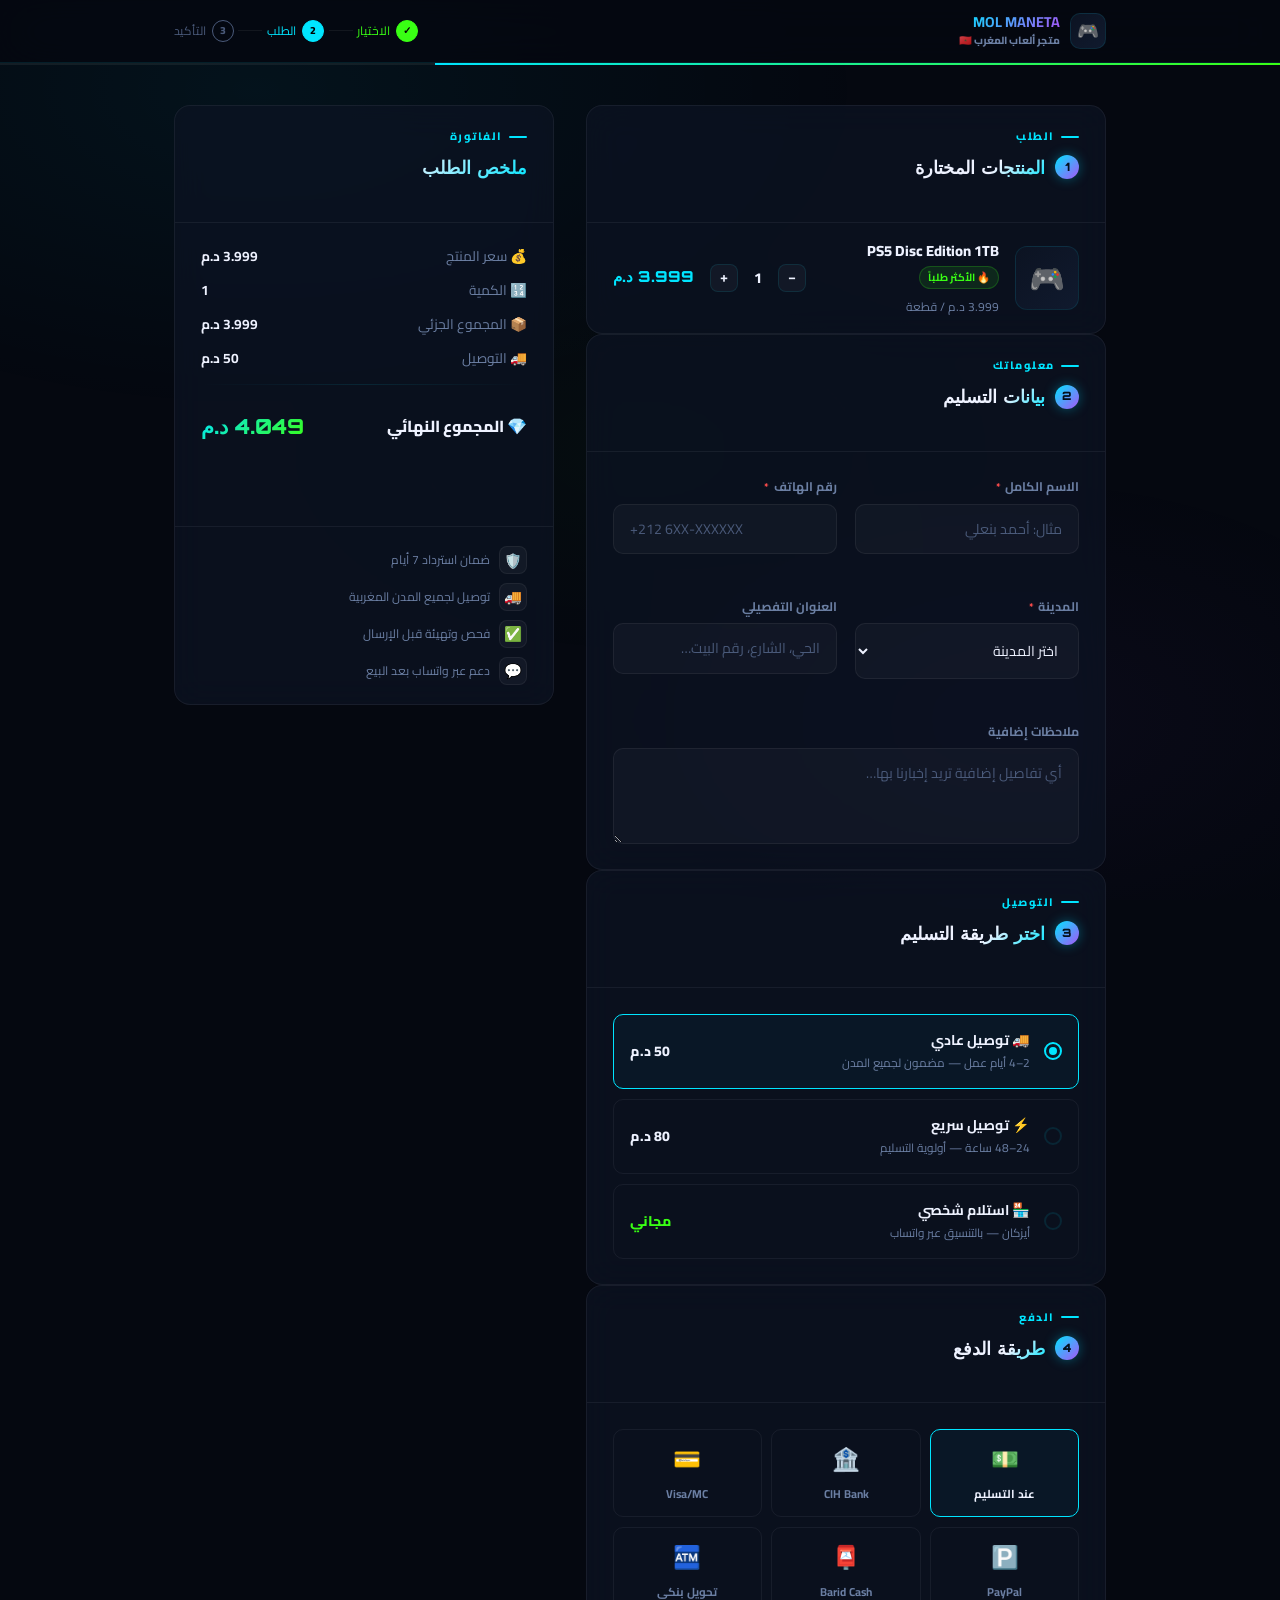
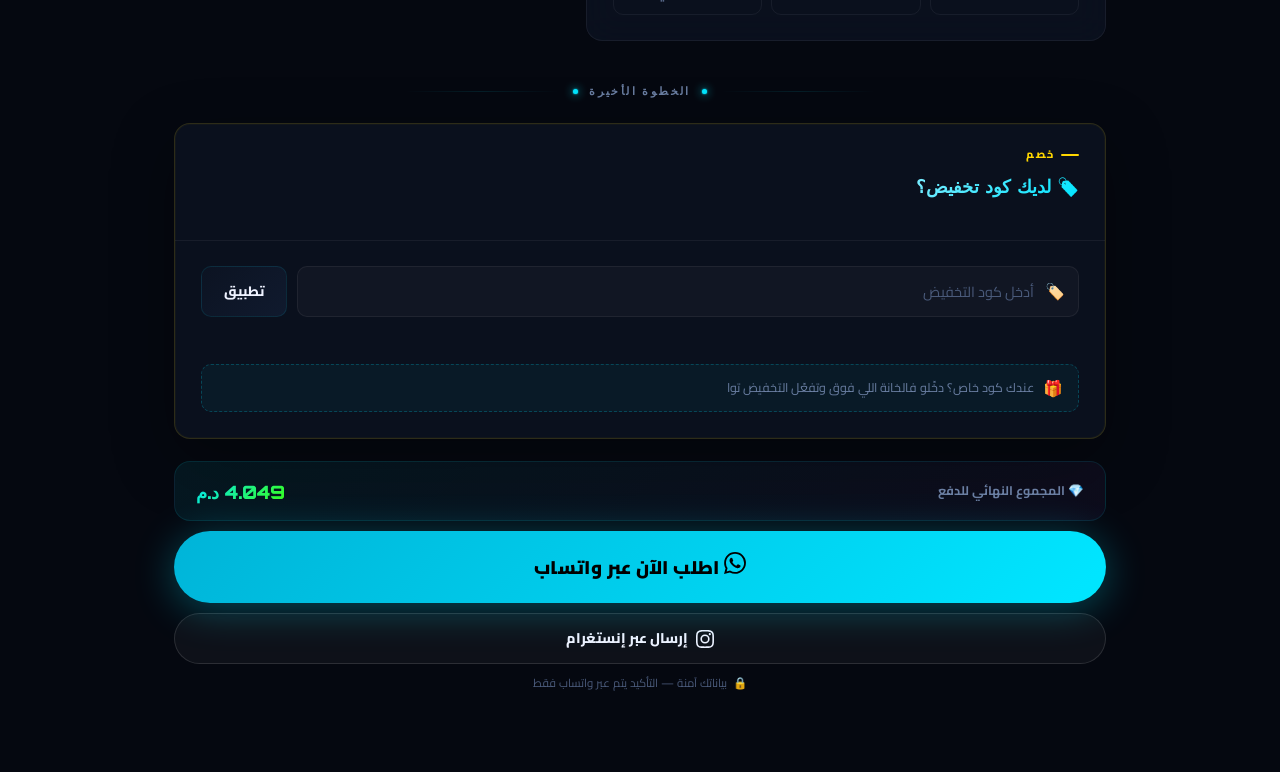
<file: checkout.html>
<!DOCTYPE html>
<html lang="ar" dir="rtl">
<head>
<meta charset="UTF-8"/>
<meta name="viewport" content="width=device-width,initial-scale=1.0"/>
<meta name="description" content="إتمام الطلب — Mol Maneta متجر ألعاب المغرب"/>
<meta name="robots" content="noindex"/>
<title>إتمام الطلب — Mol Maneta</title>
<link rel="icon" href="favicon.svg" type="image/svg+xml"/>
<link rel="manifest" href="manifest.webmanifest"/>
<meta name="theme-color" content="#050810"/>
<link rel="preconnect" href="https://fonts.googleapis.com"/>
<link rel="preconnect" href="https://fonts.gstatic.com" crossorigin="anonymous"/>
<link href="https://fonts.googleapis.com/css2?family=Cairo:wght@400;600;700;800;900&family=Orbitron:wght@700;900&display=swap" rel="stylesheet"/>

<style>
/* ══════════════════════════════════════════════════════════
   ROOT & RESET
══════════════════════════════════════════════════════════ */
:root {
  --bg:      #050810;
  --bg2:     #070c18;
  --surface: #0c1322;
  --surface2:#101a2e;
  --glass:   rgba(12,19,34,.75);
  --border:  rgba(0,229,255,.1);
  --border2: rgba(255,255,255,.06);
  --cyan:    #00e5ff;
  --cyan2:   #00b4d8;
  --green:   #39ff14;
  --purple:  #a855f7;
  --orange:  #ff6b35;
  --gold:    #ffd700;
  --red:     #ff4d4d;
  --text:    #eef2ff;
  --muted:   #6b7fa3;
  --muted2:  #4a5a7a;
  --r:       16px;
  --r-sm:    10px;
  --r-lg:    24px;
  --shadow:  0 20px 60px rgba(0,0,0,.5);
  --glow-c:  0 0 40px rgba(0,229,255,.12);
  --glow-g:  0 0 40px rgba(57,255,20,.12);
  --transition: all .25s cubic-bezier(.4,0,.2,1);
}

*, ::before, ::after { box-sizing: border-box; margin: 0; padding: 0; }

html {
  scroll-behavior: smooth;
  scroll-padding-top: 100px;
}

body {
  font-family: 'Cairo', 'Tahoma', sans-serif;
  background: var(--bg);
  color: var(--text);
  min-height: 100vh;
  line-height: 1.6;
  overflow-x: hidden;
}

/* Animated background */
body::before {
  content: '';
  position: fixed;
  inset: 0;
  z-index: 0;
  background:
    radial-gradient(ellipse 80% 60% at 20% 10%, rgba(0,229,255,.05) 0%, transparent 60%),
    radial-gradient(ellipse 60% 50% at 80% 80%, rgba(168,85,247,.04) 0%, transparent 55%),
    radial-gradient(ellipse 50% 40% at 50% 50%, rgba(57,255,20,.025) 0%, transparent 60%);
  pointer-events: none;
  animation: bg-drift 20s ease-in-out infinite alternate;
}

@keyframes bg-drift {
  from { opacity: .7; }
  to   { opacity: 1; }
}

a { text-decoration: none; color: inherit; }
img { max-width: 100%; display: block; height: auto; }
button, input, textarea, select { font: inherit; }

::-webkit-scrollbar { width: 4px; }
::-webkit-scrollbar-track { background: var(--bg); }
::-webkit-scrollbar-thumb { background: linear-gradient(180deg, var(--cyan), var(--purple)); border-radius: 4px; }
::selection { background: rgba(0,229,255,.25); color: #fff; }

@media (prefers-reduced-motion: reduce) {
  *, *::before, *::after { animation-duration: .01ms !important; transition-duration: .01ms !important; }
}

/* ══════════════════════════════════════════════════════════
   HEADER
══════════════════════════════════════════════════════════ */
.co-header {
  position: sticky;
  top: 0;
  z-index: 100;
  background: rgba(5,8,16,.85);
  backdrop-filter: blur(24px) saturate(1.6);
  -webkit-backdrop-filter: blur(24px) saturate(1.6);
  border-bottom: 1px solid var(--border);
}

.co-header-inner {
  max-width: 980px;
  margin: 0 auto;
  padding: .8rem 1.5rem;
  display: flex;
  align-items: center;
  justify-content: space-between;
  gap: 1rem;
}

.co-brand {
  display: flex;
  align-items: center;
  gap: .65rem;
  font-weight: 800;
  font-size: .95rem;
}

.co-brand-icon {
  width: 36px; height: 36px;
  border-radius: 10px;
  background: linear-gradient(135deg, var(--surface), var(--surface2));
  border: 1px solid var(--border);
  display: flex; align-items: center; justify-content: center;
  font-size: 1.1rem;
}

.co-brand-text { line-height: 1.15; }
.co-brand-text strong {
  display: block;
  background: linear-gradient(135deg, var(--cyan), var(--purple));
  -webkit-background-clip: text; -webkit-text-fill-color: transparent;
  background-clip: text;
  font-size: .9rem;
}
.co-brand-text small { font-size: .65rem; color: var(--muted); }

.co-steps {
  display: flex;
  align-items: center;
  gap: .3rem;
}

.co-step {
  display: flex;
  align-items: center;
  gap: .35rem;
  font-size: .75rem;
  color: var(--muted2);
  transition: color .2s;
}
.co-step.active { color: var(--cyan); }
.co-step.done   { color: var(--green); }

.co-step-num {
  width: 22px; height: 22px;
  border-radius: 50%;
  border: 1.5px solid currentColor;
  display: flex; align-items: center; justify-content: center;
  font-size: .65rem; font-weight: 800;
  flex-shrink: 0;
  transition: background .2s, border-color .2s;
}
.co-step.active .co-step-num { background: var(--cyan); border-color: var(--cyan); color: #000; }
.co-step.done   .co-step-num { background: var(--green); border-color: var(--green); color: #000; }

.co-step-sep {
  width: 24px; height: 1px;
  background: var(--border2);
}
@media(max-width:560px){ .co-step-label { display: none; } }

/* ══════════════════════════════════════════════════════════
   PROGRESS STRIP
══════════════════════════════════════════════════════════ */
.co-progress {
  height: 2px;
  background: var(--border2);
  overflow: hidden;
}
.co-progress-fill {
  height: 100%;
  background: linear-gradient(90deg, var(--cyan), var(--green));
  width: 66%;
  transition: width .6s ease;
}

/* ══════════════════════════════════════════════════════════
   LAYOUT
══════════════════════════════════════════════════════════ */
.co-main {
  position: relative;
  z-index: 1;
  max-width: 980px;
  margin: 0 auto;
  padding: 2.5rem 1.5rem 5rem;
}

.co-grid {
  display: grid;
  grid-template-columns: 1fr 380px;
  gap: 2rem;
  align-items: start;
}

/* ══════════════════════════════════════════════════════════
   SECTION TITLES
══════════════════════════════════════════════════════════ */
.sec-eyebrow {
  font-size: .68rem;
  font-weight: 800;
  letter-spacing: .14em;
  text-transform: uppercase;
  color: var(--cyan);
  display: flex;
  align-items: center;
  gap: .4rem;
  margin-bottom: .5rem;
}
.sec-eyebrow::before {
  content: '';
  display: inline-block;
  width: 18px; height: 2px;
  background: var(--cyan);
  border-radius: 2px;
}

.sec-title {
  font-family: 'Orbitron', sans-serif;
  font-size: 1.1rem;
  font-weight: 900;
  margin-bottom: 1.5rem;
  background: linear-gradient(135deg, #eef2ff 60%, var(--cyan));
  -webkit-background-clip: text; -webkit-text-fill-color: transparent;
  background-clip: text;
}
.sec-title-row {
  display: flex;
  align-items: center;
  gap: .65rem;
  margin-bottom: 1.5rem;
}
.sec-title-row .sec-title { margin-bottom: 0; }
.sec-num {
  display: flex; align-items: center; justify-content: center;
  flex-shrink: 0;
  width: 24px; height: 24px;
  border-radius: 50%;
  background: linear-gradient(135deg, var(--cyan), #a855f7);
  color: #04101c;
  font-family: 'Orbitron', sans-serif;
  font-weight: 900;
  font-size: .72rem;
  box-shadow: 0 0 12px rgba(0,229,255,.35);
}

/* ══════════════════════════════════════════════════════════
   GLASS CARD
══════════════════════════════════════════════════════════ */
.glass {
  background: var(--glass);
  border: 1px solid var(--border2);
  border-radius: var(--r);
  backdrop-filter: blur(16px) saturate(1.4);
  -webkit-backdrop-filter: blur(16px) saturate(1.4);
  overflow: hidden;
}

.glass-header {
  padding: 1.4rem 1.6rem 1rem;
  border-bottom: 1px solid var(--border2);
}

.glass-body { padding: 1.6rem; }
.glass-body + .glass-body { padding-top: 0; }
.glass-footer {
  padding: 1.2rem 1.6rem;
  border-top: 1px solid var(--border2);
}

/* ══════════════════════════════════════════════════════════
   PRODUCT ITEM (selected product)
══════════════════════════════════════════════════════════ */
.product-item {
  display: flex;
  align-items: center;
  gap: 1rem;
  padding: 1rem 1.6rem;
  border-bottom: 1px solid var(--border2);
  transition: background .2s;
}
.product-item:last-child { border-bottom: none; }
.product-item:hover { background: rgba(0,229,255,.025); }

.product-thumb {
  width: 64px; height: 64px;
  border-radius: 12px;
  background: linear-gradient(135deg, var(--surface), var(--surface2));
  border: 1px solid var(--border);
  display: flex; align-items: center; justify-content: center;
  font-size: 1.8rem;
  flex-shrink: 0;
  overflow: hidden;
}
.product-thumb img { width: 100%; height: 100%; object-fit: cover; }

.product-info { flex: 1; min-width: 0; }
.product-name {
  font-weight: 800;
  font-size: .92rem;
  margin-bottom: .25rem;
  white-space: nowrap;
  overflow: hidden;
  text-overflow: ellipsis;
}
.product-meta {
  font-size: .75rem;
  color: var(--muted);
  display: flex;
  align-items: center;
  gap: .5rem;
  flex-wrap: wrap;
}
.product-badge {
  font-size: .65rem;
  font-weight: 700;
  padding: .15rem .5rem;
  border-radius: 999px;
  background: rgba(57,255,20,.1);
  color: var(--green);
  border: 1px solid rgba(57,255,20,.2);
}

.product-qty {
  display: flex;
  align-items: center;
  gap: .4rem;
  flex-shrink: 0;
}
.qty-btn {
  width: 28px; height: 28px;
  border-radius: 8px;
  border: 1px solid var(--border);
  background: rgba(255,255,255,.04);
  color: var(--text);
  cursor: pointer;
  display: flex; align-items: center; justify-content: center;
  font-size: .9rem; font-weight: 700;
  transition: background .2s, border-color .2s, transform .15s;
  line-height: 1;
}
.qty-btn:hover { background: rgba(0,229,255,.12); border-color: var(--cyan); }
.qty-btn:active { transform: scale(.92); }
.qty-num {
  min-width: 28px;
  text-align: center;
  font-weight: 800;
  font-size: .9rem;
}

.product-price {
  font-family: 'Orbitron', sans-serif;
  font-size: .95rem;
  font-weight: 900;
  color: var(--cyan);
  flex-shrink: 0;
  text-align: left;
}

/* ══════════════════════════════════════════════════════════
   CONTACT FORM
══════════════════════════════════════════════════════════ */
.co-form { display: grid; gap: 1.1rem; }

.form-row { display: grid; gap: 1.1rem; }
.form-row-2 { grid-template-columns: 1fr 1fr; }

.field {
  display: flex;
  flex-direction: column;
  gap: .4rem;
}

.field-label {
  font-size: .78rem;
  font-weight: 700;
  color: var(--muted);
  display: flex;
  align-items: center;
  gap: .3rem;
}
.field-label .req { color: var(--red); font-size: .7rem; }

.field-input {
  width: 100%;
  padding: .82rem 1rem;
  border-radius: var(--r-sm);
  border: 1px solid var(--border2);
  background: rgba(255,255,255,.03);
  color: var(--text);
  font-size: .88rem;
  transition: border-color .2s, box-shadow .2s, background .2s;
  outline: none;
}
.field-input::placeholder { color: var(--muted2); }
.field-input:focus {
  border-color: rgba(0,229,255,.45);
  background: rgba(0,229,255,.03);
  box-shadow: 0 0 0 3px rgba(0,229,255,.08);
}
.field-input.error {
  border-color: rgba(255,77,77,.5);
  box-shadow: 0 0 0 3px rgba(255,77,77,.08);
}
.field-input.valid {
  border-color: rgba(57,255,20,.35);
}

.field-error {
  font-size: .72rem;
  color: var(--red);
  display: flex;
  align-items: center;
  gap: .3rem;
  opacity: 0;
  transform: translateY(-4px);
  transition: opacity .2s, transform .2s;
  pointer-events: none;
}
.field-error.show { opacity: 1; transform: translateY(0); }

select.field-input { cursor: pointer; }
select.field-input option { background: var(--surface); }

textarea.field-input { resize: vertical; min-height: 90px; }

/* ══════════════════════════════════════════════════════════
   COUPON SECTION
══════════════════════════════════════════════════════════ */
.coupon-section {
  margin-bottom: 0;
}

.coupon-bar {
  display: flex;
  gap: .6rem;
  align-items: stretch;
}

.coupon-input-wrap {
  flex: 1;
  position: relative;
}

.coupon-icon {
  position: absolute;
  right: .9rem;
  top: 50%;
  transform: translateY(-50%);
  font-size: 1rem;
  pointer-events: none;
  transition: opacity .2s;
}

#coupon-input {
  width: 100%;
  padding: .82rem 2.8rem .82rem 1rem;
  border-radius: var(--r-sm);
  border: 1px solid var(--border2);
  background: rgba(255,255,255,.03);
  color: var(--text);
  font-size: .9rem;
  font-weight: 700;
  letter-spacing: .06em;
  text-transform: uppercase;
  outline: none;
  transition: border-color .2s, box-shadow .2s, background .2s;
}
#coupon-input::placeholder { letter-spacing: 0; text-transform: none; font-weight: 400; color: var(--muted2); }
#coupon-input:focus {
  border-color: rgba(0,229,255,.4);
  background: rgba(0,229,255,.02);
  box-shadow: 0 0 0 3px rgba(0,229,255,.07);
}
#coupon-input.valid {
  border-color: rgba(57,255,20,.4);
  background: rgba(57,255,20,.03);
  box-shadow: 0 0 0 3px rgba(57,255,20,.07);
}
#coupon-input.invalid {
  border-color: rgba(255,77,77,.4);
  box-shadow: 0 0 0 3px rgba(255,77,77,.07);
}

#coupon-apply-btn {
  padding: .82rem 1.4rem;
  border-radius: var(--r-sm);
  border: none;
  background: linear-gradient(135deg, var(--surface), var(--surface2));
  border: 1px solid var(--border);
  color: var(--text);
  font-size: .85rem;
  font-weight: 800;
  cursor: pointer;
  white-space: nowrap;
  transition: var(--transition);
  display: flex; align-items: center; gap: .4rem;
  position: relative;
  overflow: hidden;
}
#coupon-apply-btn::before {
  content: '';
  position: absolute; inset: 0;
  background: linear-gradient(135deg, rgba(0,229,255,.1), rgba(57,255,20,.05));
  opacity: 0;
  transition: opacity .2s;
}
#coupon-apply-btn:hover { border-color: var(--cyan); transform: translateY(-1px); }
#coupon-apply-btn:hover::before { opacity: 1; }
#coupon-apply-btn:active { transform: scale(.97); }
#coupon-apply-btn:disabled { opacity: .5; cursor: default; transform: none; }

#coupon-apply-btn .btn-spinner {
  display: none;
  width: 14px; height: 14px;
  border: 2px solid rgba(255,255,255,.25);
  border-top-color: var(--cyan);
  border-radius: 50%;
  animation: spin .7s linear infinite;
}
#coupon-apply-btn.loading .btn-text { display: none; }
#coupon-apply-btn.loading .btn-spinner { display: block; }

@keyframes spin { to { transform: rotate(360deg); } }

.coupon-feedback {
  margin-top: .6rem;
  font-size: .8rem;
  font-weight: 700;
  display: flex;
  align-items: center;
  gap: .4rem;
  min-height: 1.4rem;
  opacity: 0;
  transform: translateY(-4px);
  transition: opacity .25s, transform .25s;
}
.coupon-feedback.show { opacity: 1; transform: translateY(0); }
.coupon-feedback.success { color: var(--green); }
.coupon-feedback.error   { color: var(--red); }

/* Applied coupon chip */
.coupon-applied {
  display: none;
  align-items: center;
  justify-content: space-between;
  padding: .65rem .9rem;
  background: rgba(57,255,20,.06);
  border: 1px solid rgba(57,255,20,.22);
  border-radius: var(--r-sm);
  margin-top: .7rem;
  animation: fadeSlide .3s ease;
}
.coupon-applied.show { display: flex; }
.coupon-applied-label {
  display: flex;
  align-items: center;
  gap: .5rem;
  font-size: .82rem;
  font-weight: 800;
  color: var(--green);
}
.coupon-code-chip {
  font-family: 'Orbitron', sans-serif;
  font-size: .75rem;
  background: rgba(57,255,20,.12);
  padding: .2rem .6rem;
  border-radius: 6px;
}
.coupon-remove-btn {
  background: none;
  border: none;
  color: var(--muted);
  cursor: pointer;
  font-size: .85rem;
  padding: .2rem .4rem;
  border-radius: 6px;
  transition: color .2s, background .2s;
  line-height: 1;
}
.coupon-remove-btn:hover { color: var(--red); background: rgba(255,77,77,.08); }

/* Neutral coupon tip (no codes revealed) */
.coupon-tip {
  display: flex;
  align-items: center;
  gap: .55rem;
  margin-top: .9rem;
  padding: .7rem .95rem;
  border-radius: var(--r-sm, 10px);
  background: rgba(0,229,255,.05);
  border: 1px dashed rgba(0,229,255,.22);
  color: var(--muted);
  font-size: .78rem;
  line-height: 1.5;
}
.coupon-tip span:first-child { font-size: 1rem; flex-shrink: 0; }

/* ══════════════════════════════════════════════════════════
   ORDER SUMMARY
══════════════════════════════════════════════════════════ */
.co-sidebar { position: sticky; top: 90px; }

.summary-lines {
  display: flex;
  flex-direction: column;
  gap: .75rem;
  padding: 1.4rem 1.6rem;
}

.summary-line {
  display: flex;
  align-items: center;
  justify-content: space-between;
  gap: 1rem;
  font-size: .86rem;
}

.summary-label {
  color: var(--muted);
  display: flex;
  align-items: center;
  gap: .4rem;
}

.summary-value {
  font-weight: 700;
  text-align: left;
  font-variant-numeric: tabular-nums;
}

.summary-line.sub-total .summary-value { color: var(--text); }

.summary-line.discount {
  background: rgba(57,255,20,.04);
  border: 1px solid rgba(57,255,20,.12);
  border-radius: var(--r-sm);
  padding: .5rem .7rem;
  margin: -.1rem -.1rem;
}
.summary-line.discount .summary-label { color: var(--green); }
.summary-line.discount .summary-value { color: var(--green); }
.discount-code-tag {
  font-size: .65rem;
  font-family: 'Orbitron', sans-serif;
  background: rgba(57,255,20,.12);
  padding: .1rem .4rem;
  border-radius: 4px;
  font-weight: 700;
}

.summary-line.delivery .summary-label { color: var(--muted); }
.summary-line.delivery .free-badge {
  font-size: .68rem;
  font-weight: 700;
  color: var(--green);
  background: rgba(57,255,20,.1);
  padding: .1rem .4rem;
  border-radius: 4px;
}

.summary-divider {
  height: 1px;
  background: linear-gradient(90deg, transparent, var(--border), transparent);
  margin: .2rem 0;
}

.summary-line.total {
  padding: .6rem 0 0;
}
.summary-line.total .summary-label {
  font-size: 1rem;
  font-weight: 800;
  color: var(--text);
}
.summary-line.total .summary-value {
  font-family: 'Orbitron', sans-serif;
  font-size: 1.3rem;
  font-weight: 900;
  background: linear-gradient(135deg, var(--cyan), var(--green));
  -webkit-background-clip: text; -webkit-text-fill-color: transparent;
  background-clip: text;
}

/* savings callout */
.savings-callout {
  margin: 0 1.6rem 1.2rem;
  padding: .6rem .9rem;
  background: rgba(57,255,20,.05);
  border: 1px solid rgba(57,255,20,.18);
  border-radius: var(--r-sm);
  font-size: .78rem;
  color: var(--green);
  font-weight: 700;
  display: flex;
  align-items: center;
  gap: .5rem;
  opacity: 0;
  transform: scaleY(.85);
  transform-origin: top;
  transition: opacity .3s, transform .3s;
}
.savings-callout.show { opacity: 1; transform: scaleY(1); }

/* Trust badges */
.trust-badges {
  display: flex;
  flex-direction: column;
  gap: .55rem;
  padding: 1.2rem 1.6rem;
  border-top: 1px solid var(--border2);
}
.trust-item {
  display: flex;
  align-items: center;
  gap: .6rem;
  font-size: .76rem;
  color: var(--muted);
}
.trust-icon {
  width: 28px; height: 28px;
  border-radius: 8px;
  background: rgba(255,255,255,.04);
  border: 1px solid var(--border2);
  display: flex; align-items: center; justify-content: center;
  font-size: .9rem;
  flex-shrink: 0;
}

/* ══════════════════════════════════════════════════════════
   DELIVERY OPTIONS
══════════════════════════════════════════════════════════ */
.delivery-options {
  display: flex;
  flex-direction: column;
  gap: .65rem;
}

.delivery-option {
  display: flex;
  align-items: center;
  gap: .9rem;
  padding: .9rem 1rem;
  border-radius: var(--r-sm);
  border: 1.5px solid var(--border2);
  cursor: pointer;
  transition: border-color .2s, background .2s;
  position: relative;
}
.delivery-option:hover { border-color: rgba(0,229,255,.25); background: rgba(0,229,255,.02); }
.delivery-option.selected { border-color: var(--cyan); background: rgba(0,229,255,.04); }

.delivery-radio-visual {
  width: 18px; height: 18px;
  border-radius: 50%;
  border: 2px solid var(--border);
  flex-shrink: 0;
  display: flex; align-items: center; justify-content: center;
  transition: border-color .2s;
}
.delivery-option.selected .delivery-radio-visual {
  border-color: var(--cyan);
}
.delivery-radio-visual::after {
  content: '';
  width: 8px; height: 8px;
  border-radius: 50%;
  background: var(--cyan);
  opacity: 0;
  transform: scale(0);
  transition: opacity .2s, transform .2s;
}
.delivery-option.selected .delivery-radio-visual::after {
  opacity: 1; transform: scale(1);
}

.delivery-info { flex: 1; min-width: 0; }
.delivery-name { font-weight: 700; font-size: .88rem; }
.delivery-desc { font-size: .74rem; color: var(--muted); margin-top: .15rem; }

.delivery-price {
  font-weight: 800;
  font-size: .88rem;
  white-space: nowrap;
}
.delivery-free { color: var(--green); }

/* ══════════════════════════════════════════════════════════
   PAYMENT METHOD
══════════════════════════════════════════════════════════ */
.payment-methods {
  display: grid;
  grid-template-columns: repeat(3, 1fr);
  gap: .6rem;
}

.pay-method {
  display: flex;
  flex-direction: column;
  align-items: center;
  gap: .4rem;
  padding: .8rem .5rem;
  border-radius: var(--r-sm);
  border: 1.5px solid var(--border2);
  cursor: pointer;
  transition: border-color .2s, background .2s, transform .15s;
  text-align: center;
}
.pay-method:hover { border-color: rgba(0,229,255,.3); transform: translateY(-2px); }
.pay-method.selected { border-color: var(--cyan); background: rgba(0,229,255,.04); }
.pay-method-icon { font-size: 1.4rem; }
.pay-method-name { font-size: .72rem; font-weight: 700; color: var(--muted); }
.pay-method.selected .pay-method-name { color: var(--text); }

/* ══════════════════════════════════════════════════════════
   ORDER CONFIRM BUTTON — THE PRIMARY CTA
══════════════════════════════════════════════════════════ */
.order-cta-wrap {
  position: sticky;
  bottom: 0;
  left: 0; right: 0;
  z-index: 50;
  padding: 1rem 1.5rem 1.2rem;
  background: linear-gradient(to top, var(--bg2) 60%, transparent);
  display: flex;
  flex-direction: column;
  gap: .6rem;
  margin: 0 -1.5rem -5rem;
}

/* desktop: not sticky, just inside grid */
@media(min-width: 769px) {
  .order-cta-wrap {
    position: static;
    margin: 0;
    padding: 0;
    background: none;
  }
}

.btn-order-now {
  width: 100%;
  padding: 1.1rem 2rem;
  border-radius: 999px;
  border: none;
  background: linear-gradient(135deg, #00b4d8, var(--cyan), #00ff88);
  background-size: 200% 100%;
  background-position: 0% 50%;
  color: #000;
  font-family: 'Cairo', sans-serif;
  font-size: 1.05rem;
  font-weight: 900;
  cursor: pointer;
  display: flex;
  align-items: center;
  justify-content: center;
  gap: .6rem;
  transition: background-position .4s ease, box-shadow .3s, transform .2s;
  box-shadow: 0 6px 40px rgba(0,229,255,.3), 0 0 0 0 rgba(0,229,255,.4);
  position: relative;
  overflow: hidden;
  letter-spacing: .02em;
}

.btn-order-now::before {
  content: '';
  position: absolute; inset: 0;
  background: linear-gradient(135deg, rgba(255,255,255,.12), transparent);
  border-radius: inherit;
  opacity: 0;
  transition: opacity .2s;
}

/* Premium shimmer sweep — a slow diagonal highlight that reinforces this is the primary action */
.btn-order-now::after {
  content: '';
  position: absolute;
  top: 0; left: -60%;
  width: 35%; height: 100%;
  background: linear-gradient(120deg, transparent, rgba(255,255,255,.4), transparent);
  transform: skewX(-20deg);
  animation: btn-shimmer 3.6s ease-in-out infinite;
  pointer-events: none;
}
@keyframes btn-shimmer {
  0%   { left: -60%; }
  45%  { left: 130%; }
  100% { left: 130%; }
}

@media(min-width: 769px) {
  .btn-order-now {
    padding: 1.3rem 2.4rem;
    font-size: 1.15rem;
  }
}

.btn-order-now:hover {
  background-position: 100% 50%;
  box-shadow: 0 8px 50px rgba(0,229,255,.45), 0 0 0 4px rgba(0,229,255,.12);
  transform: translateY(-2px);
}
.btn-order-now:hover::before { opacity: 1; }
.btn-order-now:active { transform: scale(.97); box-shadow: 0 4px 20px rgba(0,229,255,.3); }

.btn-order-now.loading {
  pointer-events: none;
  opacity: .8;
}
.btn-order-now .btn-main-text { transition: opacity .2s; }
.btn-order-now .btn-loading-state {
  display: none;
  align-items: center;
  gap: .5rem;
}
.btn-order-now.loading .btn-main-text { display: none; }
.btn-order-now.loading .btn-loading-state { display: flex; }

.btn-order-now .order-spinner {
  width: 18px; height: 18px;
  border: 2px solid rgba(0,0,0,.2);
  border-top-color: #000;
  border-radius: 50%;
  animation: spin .7s linear infinite;
}

/* Pulse ring animation on idle */
@keyframes pulse-ring {
  0%   { box-shadow: 0 6px 40px rgba(0,229,255,.3), 0 0 0 0   rgba(0,229,255,.35); }
  70%  { box-shadow: 0 6px 40px rgba(0,229,255,.3), 0 0 0 14px rgba(0,229,255,0); }
  100% { box-shadow: 0 6px 40px rgba(0,229,255,.3), 0 0 0 0   rgba(0,229,255,0); }
}
.btn-order-now:not(:hover):not(:active) {
  animation: pulse-ring 2.8s cubic-bezier(.66,0,0,1) infinite;
}

.btn-order-ig {
  width: 100%;
  padding: .85rem 2rem;
  border-radius: 999px;
  border: 1px solid rgba(255,255,255,.12);
  background: rgba(255,255,255,.04);
  color: var(--text);
  font-family: 'Cairo', sans-serif;
  font-size: .88rem;
  font-weight: 800;
  cursor: pointer;
  display: flex; align-items: center; justify-content: center; gap: .5rem;
  transition: background .2s, border-color .2s, transform .2s;
}
.btn-order-ig:hover {
  background: rgba(225,48,108,.12);
  border-color: rgba(225,48,108,.35);
  transform: translateY(-1px);
}

.cta-security {
  display: flex;
  align-items: center;
  justify-content: center;
  gap: .4rem;
  font-size: .72rem;
  color: var(--muted2);
}

/* Mobile: bleed sticky bar to the true screen edges (matches co-main's mobile padding) */
@media(max-width: 768px) {
  .order-cta-wrap { margin: 0 -1rem -8rem; }
}
@media(max-width: 420px) {
  .order-cta-wrap { margin: 0 -.8rem -8rem; }
}

/* ══════════════════════════════════════════════════════════
   FINAL ACTION ZONE — full-width finale (coupon + primary CTA)
══════════════════════════════════════════════════════════ */
.final-zone {
  margin-top: 2.6rem;
  display: flex;
  flex-direction: column;
  gap: 1.4rem;
  animation: fadeSlide .4s ease both;
  animation-delay: .3s;
}

.final-zone-divider {
  display: flex;
  align-items: center;
  justify-content: center;
  gap: .7rem;
  font-family: 'Orbitron', sans-serif;
  font-size: .68rem;
  font-weight: 700;
  letter-spacing: .22em;
  text-transform: uppercase;
  color: var(--muted);
}
.final-zone-divider::before,
.final-zone-divider::after {
  content: '';
  height: 1px;
  flex: 1;
  max-width: 160px;
  background: linear-gradient(90deg, transparent, var(--border), transparent);
}
.final-zone-divider-dot {
  width: 5px; height: 5px;
  border-radius: 50%;
  background: var(--cyan);
  box-shadow: 0 0 10px var(--cyan), 0 0 2px var(--cyan);
  flex-shrink: 0;
}

/* Coupon card gets a touch of gold/premium accent as part of the finale */
.final-zone .coupon-section {
  border-color: rgba(255,215,0,.14);
  box-shadow: 0 20px 60px rgba(0,0,0,.35), 0 0 0 1px rgba(255,215,0,.03) inset;
}
.final-zone .coupon-section .sec-eyebrow { color: var(--gold); }
.final-zone .coupon-section .sec-eyebrow::before { background: var(--gold); }

/* Final total peek — shown just above the primary button so the amount
   being paid is unmistakable at the moment of commitment */
.final-total-peek {
  display: flex;
  align-items: center;
  justify-content: space-between;
  padding: .9rem 1.3rem;
  border-radius: var(--r);
  background: linear-gradient(135deg, rgba(0,229,255,.07), rgba(168,85,247,.05));
  border: 1px solid var(--border);
  backdrop-filter: blur(12px);
  -webkit-backdrop-filter: blur(12px);
}
.final-total-peek .peek-label {
  font-size: .78rem;
  font-weight: 700;
  color: var(--muted);
}
.final-total-peek .peek-value {
  font-family: 'Orbitron', sans-serif;
  font-size: 1.15rem;
  font-weight: 900;
  background: linear-gradient(135deg, var(--cyan), var(--green));
  -webkit-background-clip: text; -webkit-text-fill-color: transparent;
  background-clip: text;
}

/* ══════════════════════════════════════════════════════════
   ANIMATIONS
══════════════════════════════════════════════════════════ */
@keyframes fadeSlide {
  from { opacity: 0; transform: translateY(-8px); }
  to   { opacity: 1; transform: translateY(0); }
}

@keyframes slideIn {
  from { opacity: 0; transform: translateX(20px); }
  to   { opacity: 1; transform: translateX(0); }
}

@keyframes pop {
  0%   { transform: scale(1); }
  50%  { transform: scale(1.05); }
  100% { transform: scale(1); }
}

.animate-in { animation: fadeSlide .35s ease both; }

/* Stagger children */
.stagger > * { animation: fadeSlide .35s ease both; }
.stagger > *:nth-child(1) { animation-delay: .05s; }
.stagger > *:nth-child(2) { animation-delay: .10s; }
.stagger > *:nth-child(3) { animation-delay: .15s; }
.stagger > *:nth-child(4) { animation-delay: .20s; }
.stagger > *:nth-child(5) { animation-delay: .25s; }

/* ══════════════════════════════════════════════════════════
   SUCCESS STATE
══════════════════════════════════════════════════════════ */
.success-overlay {
  position: fixed; inset: 0; z-index: 9999;
  background: rgba(5,8,16,.97);
  display: flex; align-items: center; justify-content: center;
  padding: 2rem;
  opacity: 0; pointer-events: none;
  transition: opacity .4s;
}
.success-overlay.show { opacity: 1; pointer-events: auto; }

.success-card {
  background: var(--glass);
  border: 1px solid var(--border);
  border-radius: var(--r-lg);
  padding: 3rem 2rem;
  text-align: center;
  max-width: 420px;
  width: 100%;
  backdrop-filter: blur(20px);
  animation: pop .5s ease;
}

.success-icon {
  width: 80px; height: 80px;
  border-radius: 50%;
  background: rgba(57,255,20,.1);
  border: 2px solid rgba(57,255,20,.35);
  display: flex; align-items: center; justify-content: center;
  font-size: 2.2rem;
  margin: 0 auto 1.5rem;
  animation: pulse-ring 2s ease infinite;
}

.success-title {
  font-family: 'Orbitron', sans-serif;
  font-size: 1.5rem;
  font-weight: 900;
  background: linear-gradient(135deg, var(--green), var(--cyan));
  -webkit-background-clip: text; -webkit-text-fill-color: transparent;
  background-clip: text;
  margin-bottom: .7rem;
}
.success-msg { color: var(--muted); line-height: 1.7; margin-bottom: 2rem; font-size: .92rem; }

.success-order-id {
  display: inline-flex;
  align-items: center;
  gap: .5rem;
  font-family: 'Orbitron', sans-serif;
  font-size: .75rem;
  background: rgba(0,229,255,.07);
  border: 1px solid rgba(0,229,255,.2);
  padding: .5rem 1rem;
  border-radius: 999px;
  margin-bottom: 2rem;
  color: var(--cyan);
  letter-spacing: .08em;
}

.success-actions { display: flex; flex-direction: column; gap: .6rem; }

.btn-success-primary {
  padding: .95rem 2rem;
  border-radius: 999px;
  border: none;
  background: linear-gradient(135deg, #075e54, #25d366);
  color: #fff;
  font-family: 'Cairo', sans-serif;
  font-size: .95rem;
  font-weight: 800;
  cursor: pointer;
  display: flex; align-items: center; justify-content: center; gap: .5rem;
  transition: transform .2s, box-shadow .2s;
}
.btn-success-primary:hover { transform: translateY(-2px); box-shadow: 0 8px 30px rgba(37,211,102,.3); }

.btn-success-secondary {
  padding: .75rem 2rem;
  border-radius: 999px;
  border: 1px solid var(--border2);
  background: transparent;
  color: var(--muted);
  font-family: 'Cairo', sans-serif;
  font-size: .85rem;
  font-weight: 700;
  cursor: pointer;
  transition: background .2s, color .2s;
}
.btn-success-secondary:hover { background: rgba(255,255,255,.04); color: var(--text); }

/* ══════════════════════════════════════════════════════════
   TOASTS
══════════════════════════════════════════════════════════ */
#toast-root {
  position: fixed;
  top: 1.2rem;
  left: 50%;
  transform: translateX(-50%);
  z-index: 99999;
  display: flex;
  flex-direction: column;
  gap: .5rem;
  align-items: center;
  pointer-events: none;
  width: min(460px, calc(100vw - 2rem));
}
.toast {
  background: var(--surface);
  border: 1px solid var(--border2);
  border-radius: 12px;
  padding: .75rem 1.2rem;
  font-size: .84rem;
  font-weight: 700;
  display: flex;
  align-items: center;
  gap: .55rem;
  pointer-events: auto;
  cursor: pointer;
  box-shadow: 0 8px 30px rgba(0,0,0,.35);
  animation: toast-in .3s cubic-bezier(.2,.9,.2,1) both;
  width: 100%;
}
@keyframes toast-in {
  from { opacity: 0; transform: translateY(-16px) scale(.95); }
  to   { opacity: 1; transform: translateY(0) scale(1); }
}
.toast.toast-success { border-color: rgba(57,255,20,.3); }
.toast.toast-success .t-icon { color: var(--green); }
.toast.toast-error   { border-color: rgba(255,77,77,.3); }
.toast.toast-error   .t-icon { color: var(--red); }
.toast.toast-info    { border-color: rgba(0,229,255,.25); }
.toast.toast-info    .t-icon { color: var(--cyan); }
.toast.removing      { animation: toast-out .25s ease both; }
@keyframes toast-out {
  to { opacity: 0; transform: translateY(-10px) scale(.95); }
}

/* ══════════════════════════════════════════════════════════
   MOBILE RESPONSIVE
══════════════════════════════════════════════════════════ */
@media(max-width: 768px) {
  .co-main { padding: 1.5rem 1rem 8rem; }

  .co-grid {
    grid-template-columns: 1fr;
    gap: 1.4rem;
  }

  /* Sidebar goes below form on mobile */
  .co-sidebar { position: static; }

  .form-row-2 { grid-template-columns: 1fr; }

  .payment-methods { grid-template-columns: repeat(2, 1fr); }

  /* Compact header */
  .co-header-inner { padding: .65rem 1rem; }
  .co-brand-text strong { font-size: .8rem; }
  .co-brand-text small { display: none; }
}

@media(max-width: 420px) {
  .co-main { padding: 1.2rem .8rem 8rem; }
  .glass-body, .glass-footer, .summary-lines, .trust-badges { padding-left: 1rem; padding-right: 1rem; }
  .product-item { padding: .8rem 1rem; }
  .glass-header { padding: 1rem; }
  .coupon-tip { display: none; }
}

/* ══════════════════════════════════════════════════════════
   FOCUS VISIBLE
══════════════════════════════════════════════════════════ */
:focus-visible {
  outline: 2px solid var(--cyan);
  outline-offset: 3px;
  border-radius: 4px;
}
</style>
</head>

<body>

<!-- ════ HEADER ════ -->
<header class="co-header" role="banner">
  <div class="co-header-inner">
    <a href="index.html" class="co-brand" aria-label="الرئيسية">
      <div class="co-brand-icon">🎮</div>
      <div class="co-brand-text">
        <strong>MOL MANETA</strong>
        <small>متجر ألعاب المغرب 🇲🇦</small>
      </div>
    </a>

    <nav class="co-steps" aria-label="خطوات الطلب">
      <div class="co-step done">
        <div class="co-step-num">✓</div>
        <span class="co-step-label">الاختيار</span>
      </div>
      <div class="co-step-sep"></div>
      <div class="co-step active">
        <div class="co-step-num">2</div>
        <span class="co-step-label">الطلب</span>
      </div>
      <div class="co-step-sep"></div>
      <div class="co-step">
        <div class="co-step-num">3</div>
        <span class="co-step-label">التأكيد</span>
      </div>
    </nav>
  </div>
</header>
<div class="co-progress"><div class="co-progress-fill" id="progress-fill"></div></div>

<!-- ════ MAIN ════ -->
<main class="co-main">
  <div class="co-grid">

    <!-- ════ LEFT COLUMN ════ -->
    <div class="co-left stagger">

      <!-- 1. Selected Products -->
      <div class="glass animate-in" style="animation-delay:.04s" id="products-block">
        <div class="glass-header">
          <div class="sec-eyebrow">الطلب</div>
          <div class="sec-title-row"><span class="sec-num">1</span><div class="sec-title">المنتجات المختارة</div></div>
        </div>
        <!-- Products injected by JS, or demo items below -->
        <div id="products-list">
          <!-- fallback demo item shown if no cart data -->
        </div>
      </div>

      <!-- 2. Customer Info -->
      <div class="glass animate-in" style="animation-delay:.1s">
        <div class="glass-header">
          <div class="sec-eyebrow">معلوماتك</div>
          <div class="sec-title-row"><span class="sec-num">2</span><div class="sec-title">بيانات التسليم</div></div>
        </div>
        <div class="glass-body">
          <div class="co-form" id="customer-form" novalidate>

            <div class="form-row form-row-2">
              <div class="field">
                <label class="field-label" for="f-name">
                  الاسم الكامل <span class="req">*</span>
                </label>
                <input class="field-input" type="text" id="f-name"
                  placeholder="مثال: أحمد بنعلي"
                  autocomplete="name" required/>
                <span class="field-error" id="e-name">⚠ يرجى إدخال اسمك الكامل</span>
              </div>
              <div class="field">
                <label class="field-label" for="f-phone">
                  رقم الهاتف <span class="req">*</span>
                </label>
                <input class="field-input" type="tel" id="f-phone"
                  placeholder="+212 6XX-XXXXXX"
                  autocomplete="tel" required/>
                <span class="field-error" id="e-phone">⚠ رقم هاتف غير صحيح</span>
              </div>
            </div>

            <div class="form-row form-row-2">
              <div class="field">
                <label class="field-label" for="f-city">
                  المدينة <span class="req">*</span>
                </label>
                <select class="field-input" id="f-city" required>
                  <option value="">اختر المدينة</option>
                  <optgroup label="المدن الكبرى">
                    <option value="الدار البيضاء">الدار البيضاء</option>
                    <option value="الرباط">الرباط</option>
                    <option value="مراكش">مراكش</option>
                    <option value="فاس">فاس</option>
                    <option value="طنجة">طنجة</option>
                    <option value="أكادير">أكادير</option>
                    <option value="مكناس">مكناس</option>
                    <option value="وجدة">وجدة</option>
                  </optgroup>
                  <optgroup label="مدن أخرى">
                    <option value="العيون">العيون</option>
                    <option value="الجديدة">الجديدة</option>
                    <option value="تطوان">تطوان</option>
                    <option value="القنيطرة">القنيطرة</option>
                    <option value="سطات">سطات</option>
                    <option value="بني ملال">بني ملال</option>
                    <option value="خريبكة">خريبكة</option>
                    <option value="برشيد">برشيد</option>
                    <option value="قلعة السراغنة">قلعة السراغنة</option>
                    <option value="تيزنيت">تيزنيت</option>
                    <option value="الحسيمة">الحسيمة</option>
                    <option value="ورزازات">ورزازات</option>
                    <option value="خنيفرة">خنيفرة</option>
                    <option value="أيزكان">أيزكان</option>
                    <option value="أخرى">مدينة أخرى</option>
                  </optgroup>
                </select>
                <span class="field-error" id="e-city">⚠ يرجى اختيار مدينتك</span>
              </div>
              <div class="field">
                <label class="field-label" for="f-address">
                  العنوان التفصيلي
                </label>
                <input class="field-input" type="text" id="f-address"
                  placeholder="الحي، الشارع، رقم البيت…"
                  autocomplete="street-address"/>
              </div>
            </div>

            <div class="field">
              <label class="field-label" for="f-note">
                ملاحظات إضافية
              </label>
              <textarea class="field-input" id="f-note" rows="3"
                placeholder="أي تفاصيل إضافية تريد إخبارنا بها…"></textarea>
            </div>

          </div>
        </div>
      </div>

      <!-- 3. Delivery Method -->
      <div class="glass animate-in" style="animation-delay:.16s">
        <div class="glass-header">
          <div class="sec-eyebrow">التوصيل</div>
          <div class="sec-title-row"><span class="sec-num">3</span><div class="sec-title">اختر طريقة التسليم</div></div>
        </div>
        <div class="glass-body">
          <div class="delivery-options">
            <div class="delivery-option selected" data-delivery="standard" data-fee="50" onclick="selectDelivery(this)">
              <div class="delivery-radio-visual"></div>
              <div class="delivery-info">
                <div class="delivery-name">🚚 توصيل عادي</div>
                <div class="delivery-desc">2–4 أيام عمل — مضمون لجميع المدن</div>
              </div>
              <div class="delivery-price">50 د.م</div>
            </div>
            <div class="delivery-option" data-delivery="express" data-fee="80" onclick="selectDelivery(this)">
              <div class="delivery-radio-visual"></div>
              <div class="delivery-info">
                <div class="delivery-name">⚡ توصيل سريع</div>
                <div class="delivery-desc">24–48 ساعة — أولوية التسليم</div>
              </div>
              <div class="delivery-price">80 د.م</div>
            </div>
            <div class="delivery-option" data-delivery="pickup" data-fee="0" onclick="selectDelivery(this)">
              <div class="delivery-radio-visual"></div>
              <div class="delivery-info">
                <div class="delivery-name">🏪 استلام شخصي</div>
                <div class="delivery-desc">أيزكان — بالتنسيق عبر واتساب</div>
              </div>
              <div class="delivery-price delivery-free">مجاني</div>
            </div>
          </div>
        </div>
      </div>

      <!-- 4. Payment Method -->
      <div class="glass animate-in" style="animation-delay:.22s">
        <div class="glass-header">
          <div class="sec-eyebrow">الدفع</div>
          <div class="sec-title-row"><span class="sec-num">4</span><div class="sec-title">طريقة الدفع</div></div>
        </div>
        <div class="glass-body">
          <div class="payment-methods">
            <div class="pay-method selected" data-pay="cod" onclick="selectPayment(this)">
              <div class="pay-method-icon">💵</div>
              <div class="pay-method-name">عند التسليم</div>
            </div>
            <div class="pay-method" data-pay="cih" onclick="selectPayment(this)">
              <div class="pay-method-icon">🏦</div>
              <div class="pay-method-name">CIH Bank</div>
            </div>
            <div class="pay-method" data-pay="visa" onclick="selectPayment(this)">
              <div class="pay-method-icon">💳</div>
              <div class="pay-method-name">Visa/MC</div>
            </div>
            <div class="pay-method" data-pay="paypal" onclick="selectPayment(this)">
              <div class="pay-method-icon">🅿️</div>
              <div class="pay-method-name">PayPal</div>
            </div>
            <div class="pay-method" data-pay="barid" onclick="selectPayment(this)">
              <div class="pay-method-icon">📮</div>
              <div class="pay-method-name">Barid Cash</div>
            </div>
            <div class="pay-method" data-pay="transfer" onclick="selectPayment(this)">
              <div class="pay-method-icon">🏧</div>
              <div class="pay-method-name">تحويل بنكي</div>
            </div>
          </div>
        </div>
      </div>

    </div><!-- /co-left -->

    <!-- ════ RIGHT COLUMN — SIDEBAR ════ -->
    <aside class="co-sidebar stagger">

      <!-- Order Summary -->
      <div class="glass animate-in" id="summary-block" style="animation-delay:.08s">
        <div class="glass-header">
          <div class="sec-eyebrow">الفاتورة</div>
          <div class="sec-title">ملخص الطلب</div>
        </div>

        <div class="summary-lines" id="summary-lines">
          <div class="summary-line sub-total">
            <span class="summary-label">💰 سعر المنتج</span>
            <span class="summary-value" id="s-subtotal">—</span>
          </div>
          <div class="summary-line sub-total" id="s-qty-line">
            <span class="summary-label">🔢 الكمية</span>
            <span class="summary-value" id="s-qty">1</span>
          </div>
          <div class="summary-line sub-total">
            <span class="summary-label">📦 المجموع الجزئي</span>
            <span class="summary-value" id="s-total-before">—</span>
          </div>

          <div class="summary-line discount" id="s-discount-line" style="display:none">
            <span class="summary-label">
              🏷️ خصم
              <span class="discount-code-tag" id="s-discount-code"></span>
            </span>
            <span class="summary-value" id="s-discount-val">−0 د.م</span>
          </div>

          <div class="summary-line delivery">
            <span class="summary-label">
              🚚 التوصيل
              <span class="free-badge" id="s-delivery-badge">مجاني</span>
            </span>
            <span class="summary-value" id="s-delivery-val">0 د.م</span>
          </div>

          <div class="summary-divider"></div>

          <div class="summary-line total">
            <span class="summary-label">💎 المجموع النهائي</span>
            <span class="summary-value" id="s-total-final">—</span>
          </div>
        </div>

        <div class="savings-callout" id="savings-callout">
          <span>🎉</span>
          <span id="savings-text">وفرت 0 د.م بهذا الطلب!</span>
        </div>

        <div class="trust-badges">
          <div class="trust-item">
            <div class="trust-icon">🛡️</div>
            <span>ضمان استرداد 7 أيام</span>
          </div>
          <div class="trust-item">
            <div class="trust-icon">🚚</div>
            <span>توصيل لجميع المدن المغربية</span>
          </div>
          <div class="trust-item">
            <div class="trust-icon">✅</div>
            <span>فحص وتهيئة قبل الإرسال</span>
          </div>
          <div class="trust-item">
            <div class="trust-icon">💬</div>
            <span>دعم عبر واتساب بعد البيع</span>
          </div>
        </div>
      </div>

    </aside>

  </div><!-- /co-grid -->

  <!-- ════ FINAL ACTION ZONE — Coupon + Primary CTA, full-width at the bottom of the page ════ -->
  <section class="final-zone" aria-label="إتمام الطلب">

    <div class="final-zone-divider">
      <span class="final-zone-divider-dot"></span>
      <span>الخطوة الأخيرة</span>
      <span class="final-zone-divider-dot"></span>
    </div>

    <!-- Coupon Section -->
    <div class="glass coupon-section" id="coupon-block">
      <div class="glass-header">
        <div class="sec-eyebrow">خصم</div>
        <div class="sec-title">🏷️ لديك كود تخفيض؟</div>
      </div>
      <div class="glass-body">

        <div class="coupon-bar">
          <div class="coupon-input-wrap">
            <span class="coupon-icon" id="coupon-icon">🏷️</span>
            <input type="text" id="coupon-input"
              placeholder="أدخل كود التخفيض"
              autocomplete="off"
              maxlength="20"
              spellcheck="false"
              aria-label="كود التخفيض"/>
          </div>
          <button id="coupon-apply-btn" onclick="applyCoupon()" aria-label="تطبيق الكود">
            <div class="btn-spinner"></div>
            <span class="btn-text">تطبيق</span>
          </button>
        </div>

        <div class="coupon-feedback" id="coupon-feedback" role="alert" aria-live="polite"></div>

        <div class="coupon-applied" id="coupon-applied">
          <div class="coupon-applied-label">
            <span>✅</span>
            <span>تم تطبيق كود</span>
            <span class="coupon-code-chip" id="applied-code-display"></span>
            <span id="applied-discount-display" style="color:var(--green);font-size:.8rem;"></span>
          </div>
          <button class="coupon-remove-btn" onclick="removeCoupon()" aria-label="إزالة الكود" title="إزالة الكود">✕</button>
        </div>

        <div class="coupon-tip" id="coupon-hints">
          <span>🎁</span>
          <span>عندك كود خاص؟ دخّلو فالخانة اللي فوق وتفعّل التخفيض توا</span>
        </div>

      </div>
    </div>

    <!-- Primary Order CTA -->
    <div class="order-cta-wrap" id="cta-area">
      <div class="final-total-peek" id="final-total-peek">
        <span class="peek-label">💎 المجموع النهائي للدفع</span>
        <span class="peek-value" id="peek-total">—</span>
      </div>

      <button class="btn-order-now" id="order-now-btn" onclick="submitOrder()">
        <div class="btn-main-text">
          <svg viewBox="0 0 24 24" width="22" height="22" fill="currentColor" style="flex-shrink:0"><path d="M17.472 14.382c-.297-.149-1.758-.867-2.03-.967-.273-.099-.471-.148-.67.15-.197.297-.767.966-.94 1.164-.173.199-.347.223-.644.075-.297-.15-1.255-.463-2.39-1.475-.883-.788-1.48-1.761-1.653-2.059-.173-.297-.018-.458.13-.606.134-.133.298-.347.446-.52.149-.174.198-.298.298-.497.099-.198.05-.371-.025-.52-.075-.149-.669-1.612-.916-2.207-.242-.579-.487-.5-.669-.51-.173-.008-.371-.01-.57-.01-.198 0-.52.074-.792.372-.272.297-1.04 1.016-1.04 2.479 0 1.462 1.065 2.875 1.213 3.074.149.198 2.096 3.2 5.077 4.487.709.306 1.262.489 1.694.625.712.227 1.36.195 1.871.118.571-.085 1.758-.719 2.006-1.413.248-.694.248-1.289.173-1.413-.074-.124-.272-.198-.57-.347m-5.421 7.403h-.004a9.87 9.87 0 01-5.031-1.378l-.361-.214-3.741.982.998-3.648-.235-.374a9.86 9.86 0 01-1.51-5.26c.001-5.45 4.436-9.884 9.888-9.884 2.64 0 5.122 1.03 6.988 2.898a9.825 9.825 0 012.893 6.994c-.003 5.45-4.437 9.884-9.885 9.884m8.413-18.297A11.815 11.815 0 0012.05 0C5.495 0 .16 5.335.157 11.892c0 2.096.547 4.142 1.588 5.945L.057 24l6.305-1.654a11.882 11.882 0 005.683 1.448h.005c6.554 0 11.89-5.335 11.893-11.893a11.821 11.821 0 00-3.48-8.413z"/></svg>
          اطلب الآن عبر واتساب
        </div>
        <div class="btn-loading-state">
          <div class="order-spinner"></div>
          <span>جاري الإرسال…</span>
        </div>
      </button>

      <button class="btn-order-ig" id="order-ig-btn" onclick="submitOrderIG()">
        <svg viewBox="0 0 24 24" width="18" height="18" fill="currentColor"><path d="M12 2.163c3.204 0 3.584.012 4.85.07 3.252.148 4.771 1.691 4.919 4.919.058 1.265.069 1.645.069 4.849 0 3.205-.012 3.584-.069 4.849-.149 3.225-1.664 4.771-4.919 4.919-1.266.058-1.644.07-4.85.07-3.204 0-3.584-.012-4.849-.07-3.26-.149-4.771-1.699-4.919-4.92-.058-1.265-.07-1.644-.07-4.849 0-3.204.013-3.583.07-4.849.149-3.227 1.664-4.771 4.919-4.919 1.266-.057 1.645-.069 4.849-.069zM12 0C8.741 0 8.333.014 7.053.072 2.695.272.273 2.69.073 7.052.014 8.333 0 8.741 0 12c0 3.259.014 3.668.072 4.948.2 4.358 2.618 6.78 6.98 6.98C8.333 23.986 8.741 24 12 24c3.259 0 3.668-.014 4.948-.072 4.354-.2 6.782-2.618 6.979-6.98.059-1.28.073-1.689.073-4.948 0-3.259-.014-3.667-.072-4.947-.196-4.354-2.617-6.78-6.979-6.98C15.668.014 15.259 0 12 0zm0 5.838a6.162 6.162 0 100 12.324 6.162 6.162 0 000-12.324zM12 16a4 4 0 110-8 4 4 0 010 8zm6.406-11.845a1.44 1.44 0 100 2.881 1.44 1.44 0 000-2.881z"/></svg>
        إرسال عبر إنستغرام
      </button>

      <div class="cta-security">
        <span>🔒</span>
        <span>بياناتك آمنة — التأكيد يتم عبر واتساب فقط</span>
      </div>
    </div>

  </section>

</main>

<!-- ════ SUCCESS OVERLAY ════ -->
<div class="success-overlay" id="success-overlay" role="dialog" aria-modal="true" aria-labelledby="success-title">
  <div class="success-card">
    <div class="success-icon">✅</div>
    <div class="success-title" id="success-title">تم الطلب!</div>
    <p class="success-msg">تم إنشاء طلبك بنجاح. ستنتقل الآن إلى واتساب لتأكيد التفاصيل مع فريقنا.</p>
    <div class="success-order-id">
      🎮 رقم الطلب: <strong id="success-order-id">—</strong>
    </div>
    <div class="success-actions">
      <button class="btn-success-primary" id="success-wa-btn" onclick="openWhatsApp()">
        <svg viewBox="0 0 24 24" width="20" height="20" fill="currentColor"><path d="M17.472 14.382c-.297-.149-1.758-.867-2.03-.967-.273-.099-.471-.148-.67.15-.197.297-.767.966-.94 1.164-.173.199-.347.223-.644.075-.297-.15-1.255-.463-2.39-1.475-.883-.788-1.48-1.761-1.653-2.059-.173-.297-.018-.458.13-.606.134-.133.298-.347.446-.52.149-.174.198-.298.298-.497.099-.198.05-.371-.025-.52-.075-.149-.669-1.612-.916-2.207-.242-.579-.487-.5-.669-.51-.173-.008-.371-.01-.57-.01-.198 0-.52.074-.792.372-.272.297-1.04 1.016-1.04 2.479 0 1.462 1.065 2.875 1.213 3.074.149.198 2.096 3.2 5.077 4.487.709.306 1.262.489 1.694.625.712.227 1.36.195 1.871.118.571-.085 1.758-.719 2.006-1.413.248-.694.248-1.289.173-1.413-.074-.124-.272-.198-.57-.347m-5.421 7.403h-.004a9.87 9.87 0 01-5.031-1.378l-.361-.214-3.741.982.998-3.648-.235-.374a9.86 9.86 0 01-1.51-5.26c.001-5.45 4.436-9.884 9.888-9.884 2.64 0 5.122 1.03 6.988 2.898a9.825 9.825 0 012.893 6.994c-.003 5.45-4.437 9.884-9.885 9.884m8.413-18.297A11.815 11.815 0 0012.05 0C5.495 0 .16 5.335.157 11.892c0 2.096.547 4.142 1.588 5.945L.057 24l6.305-1.654a11.882 11.882 0 005.683 1.448h.005c6.554 0 11.89-5.335 11.893-11.893a11.821 11.821 0 00-3.48-8.413z"/></svg>
        افتح واتساب للتأكيد
      </button>
      <button class="btn-success-secondary" onclick="closeSuccess()">العودة للمتجر</button>
    </div>
  </div>
</div>

<!-- ════ TOAST ROOT ════ -->
<div id="toast-root" aria-live="polite" aria-atomic="true"></div>

<!-- ════════════════════════════════════════════════════════
     JAVASCRIPT
══════════════════════════════════════════════════════════ -->
<script>
'use strict';

/* ──────────────────────────────────────────────────────────
   CONFIG
────────────────────────────────────────────────────────── */
const WA_NUMBER  = '212660912028';
const IG_USER    = 'mol.lmaneta';
const DELIVERY_FREE_THRESHOLD = 500; // MAD — free express if above this
const LS_COUPON  = 'mm_applied_coupon_v1';
const LS_ORDERS  = 'mm_orders_v1';
const LS_PENDING = 'mm_pending_checkout_v1';

/* ──────────────────────────────────────────────────────────
   COUPON DATABASE
   Structure: { code, type ('percent'|'fixed'), value, label, expires?, minOrder? }
   minOrder: if set, the coupon only activates once the subtotal reaches it.
────────────────────────────────────────────────────────── */
const COUPONS = {
  'WELCOME10': { type: 'percent', value: 10,  label: 'خصم 10%',                          expires: null, minOrder: 0 },
  'PS520':     { type: 'percent', value: 20,  label: 'خصم 20%',                          expires: null, minOrder: 0 },
  'VIP30':     { type: 'percent', value: 30,  label: 'خصم 30%',                          expires: null, minOrder: 0 },
  'MOL50':     { type: 'fixed',   value: 50,  label: 'خصم 50 د.م',                       expires: null, minOrder: 0 },
  'GAMER100':  { type: 'fixed',   value: 100, label: 'خصم 100 د.م',                      expires: null, minOrder: 0 },
  'BIG150':    { type: 'fixed',   value: 150, label: 'خصم 150 د.م (للطلبات +2000 د.م)',  expires: null, minOrder: 2000 },
};

/* ──────────────────────────────────────────────────────────
   ADMIN-CREATED COUPONS
   The admin panel (admin.html) lets the store owner add/edit coupons
   and saves them to localStorage under 'mm_coupons_v1' as:
     { CODE: { type:'percent'|'fixed', value, min, uses, active, created } }
   getAllCoupons() merges those on top of the built-in COUPONS above,
   so any code added from the admin panel works immediately at checkout
   with whatever discount (e.g. 10%) the admin set for it.
────────────────────────────────────────────────────────── */
function getAllCoupons() {
  const merged = { ...COUPONS };
  try {
    const raw = localStorage.getItem('mm_coupons_v1');
    if (raw) {
      const adminCoupons = JSON.parse(raw) || {};
      Object.keys(adminCoupons).forEach(code => {
        const c = adminCoupons[code];
        if (!c || typeof c !== 'object') return;
        merged[code] = {
          type:     c.type === 'fixed' ? 'fixed' : 'percent',
          value:    parseFloat(c.value) || 0,
          minOrder: parseFloat(c.min) || 0,
          uses:     c.uses != null ? parseInt(c.uses) : null,
          active:   c.active !== false, // default true unless explicitly disabled
          expires:  null,
          label:    c.type === 'fixed' ? `خصم ${parseFloat(c.value) || 0} د.م` : `خصم ${parseFloat(c.value) || 0}%`,
        };
      });
    }
  } catch (e) { /* ignore malformed admin data */ }
  return merged;
}

/* ──────────────────────────────────────────────────────────
   STATE
────────────────────────────────────────────────────────── */
const state = {
  products:     [],          // [{id, name, price, qty, icon, badge}]
  deliveryFee:  50,
  deliveryName: 'توصيل عادي',
  paymentName:  'الدفع عند التسليم',
  coupon:       null,        // { code, type, value, label }
  waMsg:        '',
};

/* ──────────────────────────────────────────────────────────
   INIT — load cart from localStorage
────────────────────────────────────────────────────────── */
function init() {
  loadCart();
  loadSavedCoupon();
  renderProducts();
  updateSummary();
  restoreFormData();
  attachFormListeners();
}

function loadCart() {
  // Priority: URL param ?product=... or pending checkout or demo
  const url = new URLSearchParams(location.search);

  // 1. From URL params (single product quick order)
  const pName  = url.get('product') || url.get('p');
  const pPrice = url.get('price');
  const pId    = url.get('id') || '';

  if (pName && pPrice) {
    state.products = [{
      id:    pId || 'product-0',
      name:  decodeURIComponent(pName),
      price: parseFloat(pPrice.replace(/[^0-9.]/g, '')) || 0,
      qty:   1,
      icon:  getProductIcon(pName),
      badge: url.get('badge') || ''
    }];
    return;
  }

  // 2. From pending checkout (set by index.html order buttons)
  try {
    const pending = JSON.parse(localStorage.getItem(LS_PENDING));
    if (pending && Array.isArray(pending) && pending.length) {
      state.products = pending;
      return;
    }
  } catch {}

  // 3. Demo fallback — show sample so page is never empty
  state.products = [
    { id: 'ps5-disc', name: 'PS5 Disc Edition 1TB', price: 3999, qty: 1, icon: '🎮', badge: '🔥 الأكثر طلباً' }
  ];
}

function getProductIcon(name) {
  const n = (name || '').toLowerCase();
  if (n.includes('ps5') || n.includes('ps4') || n.includes('ps3')) return '🎮';
  if (n.includes('xbox'))     return '🟩';
  if (n.includes('switch') || n.includes('nintendo')) return '🟥';
  if (n.includes('steam deck')) return '🖥️';
  if (n.includes('دراع') || n.includes('controller')) return '🕹️';
  if (n.includes('سماعة') || n.includes('headset')) return '🎧';
  if (n.includes('كرسي') || n.includes('chair')) return '🪑';
  return '🎮';
}

function loadSavedCoupon() {
  try {
    const saved = JSON.parse(localStorage.getItem(LS_COUPON));
    const current = saved && saved.code ? getAllCoupons()[saved.code] : null;
    if (saved && current && current.active !== false) {
      state.coupon = saved;
      renderAppliedCoupon();
      document.getElementById('coupon-input').value = saved.code;
      document.getElementById('coupon-input').classList.add('valid');
    } else if (saved) {
      // Coupon was deleted or disabled from the admin panel since last visit
      localStorage.removeItem(LS_COUPON);
    }
  } catch {}
}

/* ──────────────────────────────────────────────────────────
   RENDER PRODUCTS
────────────────────────────────────────────────────────── */
function renderProducts() {
  const list = document.getElementById('products-list');
  if (!state.products.length) {
    list.innerHTML = `<div style="padding:1.2rem 1.6rem;color:var(--muted);font-size:.88rem;text-align:center;">
      لا توجد منتجات — <a href="index.html" style="color:var(--cyan);">عد للمتجر</a>
    </div>`;
    return;
  }

  list.innerHTML = state.products.map((p, i) => `
    <div class="product-item" id="product-item-${i}">
      <div class="product-thumb">${p.img ? `<img src="${esc(p.img)}" alt="${esc(p.name)}" loading="lazy"/>` : p.icon || '🎮'}</div>
      <div class="product-info">
        <div class="product-name">${esc(p.name)}</div>
        <div class="product-meta">
          ${p.badge ? `<span class="product-badge">${esc(p.badge)}</span>` : ''}
          <span>${fmtPrice(p.price)} / قطعة</span>
        </div>
      </div>
      <div class="product-qty" role="group" aria-label="الكمية">
        <button class="qty-btn" onclick="changeQty(${i}, -1)" aria-label="تقليل">−</button>
        <span class="qty-num" id="qty-${i}" aria-live="polite">${p.qty}</span>
        <button class="qty-btn" onclick="changeQty(${i}, +1)" aria-label="زيادة">+</button>
      </div>
      <div class="product-price">${fmtPrice(p.price * p.qty)}</div>
    </div>
  `).join('');
}

function changeQty(idx, delta) {
  if (!state.products[idx]) return;
  const newQty = state.products[idx].qty + delta;
  if (newQty < 1) { removeProduct(idx); return; }
  if (newQty > 10) { toast('الحد الأقصى 10 قطع لكل منتج', 'error'); return; }
  state.products[idx].qty = newQty;
  document.getElementById(`qty-${idx}`).textContent = newQty;
  document.getElementById(`product-item-${idx}`).querySelector('.product-price').textContent =
    fmtPrice(state.products[idx].price * newQty);
  updateSummary();
  // Pulse the price
  const el = document.getElementById(`product-item-${idx}`).querySelector('.product-price');
  el.style.animation = 'none';
  requestAnimationFrame(() => { el.style.animation = 'pop .25s ease'; });
}

function removeProduct(idx) {
  if (state.products.length === 1) {
    toast('لا يمكن إزالة المنتج الوحيد', 'error');
    return;
  }
  state.products.splice(idx, 1);
  renderProducts();
  updateSummary();
  toast('تم إزالة المنتج', 'info');
}

/* ──────────────────────────────────────────────────────────
   SUMMARY CALCULATIONS
────────────────────────────────────────────────────────── */
function calcSubtotal() {
  return state.products.reduce((sum, p) => sum + p.price * p.qty, 0);
}

function calcDiscount(subtotal) {
  if (!state.coupon) return 0;
  if (state.coupon.type === 'percent') {
    return Math.round(subtotal * state.coupon.value / 100);
  }
  if (state.coupon.type === 'fixed') {
    return Math.min(state.coupon.value, subtotal);
  }
  return 0;
}

function calcTotal(subtotal, discount, fee) {
  return Math.max(0, subtotal - discount + fee);
}

function updateSummary() {
  const subtotal  = calcSubtotal();

  // If the applied coupon has a minimum-order requirement that the current
  // subtotal no longer meets (e.g. user reduced quantity), drop it automatically.
  if (state.coupon && state.coupon.minOrder && subtotal < state.coupon.minOrder) {
    const droppedCode = state.coupon.code;
    const droppedMin  = state.coupon.minOrder;
    removeCoupon(true);
    toast(`⚠️ تمت إزالة الكود "${droppedCode}" — يتطلب طلب بقيمة ${fmtPrice(droppedMin)} على الأقل`, 'error');
  }

  const qty       = state.products.reduce((s, p) => s + p.qty, 0);
  const discount  = calcDiscount(subtotal);
  const fee       = state.deliveryFee;
  const total     = calcTotal(subtotal, discount, fee);

  // Update summary lines
  el('s-subtotal').textContent     = fmtPrice(subtotal);
  el('s-qty').textContent          = qty;
  el('s-total-before').textContent = fmtPrice(subtotal);
  el('s-total-final').textContent  = fmtPrice(total);
  el('s-delivery-val').textContent = fee > 0 ? fmtPrice(fee) : '0 د.م';

  // Mirror the final total on the peek strip above the primary Order Now button
  const peekTotal = el('peek-total');
  if (peekTotal) peekTotal.textContent = fmtPrice(total);

  const deliveryBadge = el('s-delivery-badge');
  if (fee === 0) {
    deliveryBadge.textContent = 'مجاني';
    deliveryBadge.style.display = '';
  } else {
    deliveryBadge.style.display = 'none';
  }

  // Discount line
  const discountLine = el('s-discount-line');
  if (discount > 0 && state.coupon) {
    discountLine.style.display = '';
    el('s-discount-val').textContent = '−' + fmtPrice(discount);
    el('s-discount-code').textContent = state.coupon.code;
  } else {
    discountLine.style.display = 'none';
  }

  // Savings callout
  const totalSaved = discount;
  const callout = el('savings-callout');
  if (totalSaved > 0) {
    callout.classList.add('show');
    el('savings-text').textContent = `🎉 وفرت ${fmtPrice(totalSaved)} بهذا الطلب!`;
  } else {
    callout.classList.remove('show');
  }

  // Animate total
  const totalEl = el('s-total-final');
  totalEl.style.animation = 'none';
  requestAnimationFrame(() => { totalEl.style.animation = 'pop .3s ease'; });
}

/* ──────────────────────────────────────────────────────────
   COUPON LOGIC
────────────────────────────────────────────────────────── */
function fillCoupon(code) {
  const input = document.getElementById('coupon-input');
  input.value = code;
  input.classList.remove('valid', 'invalid');
  document.getElementById('coupon-feedback').classList.remove('show');
  input.focus();
}

function applyCoupon() {
  const btn   = document.getElementById('coupon-apply-btn');
  const input = document.getElementById('coupon-input');
  const code  = input.value.trim().toUpperCase();
  const fb    = document.getElementById('coupon-feedback');

  if (!code) {
    showFeedback('error', '⚠️ أدخل كود التخفيض أولاً');
    input.focus();
    return;
  }

  if (state.coupon && state.coupon.code === code) {
    showFeedback('error', '⚠️ هذا الكود مطبّق بالفعل');
    return;
  }

  // Loading state
  btn.classList.add('loading');
  btn.disabled = true;
  input.classList.remove('valid', 'invalid');
  fb.classList.remove('show');

  // Simulate async validation
  setTimeout(() => {
    btn.classList.remove('loading');
    btn.disabled = false;

    const coupon = getAllCoupons()[code];

    if (!coupon) {
      input.classList.add('invalid');
      showFeedback('error', '❌ كود غير صحيح أو منتهي الصلاحية');
      el('coupon-icon').textContent = '❌';
      setTimeout(() => {
        input.classList.remove('invalid');
        el('coupon-icon').textContent = '🏷️';
      }, 2000);
      return;
    }

    // Check active flag (admin can disable a coupon without deleting it)
    if (coupon.active === false) {
      input.classList.add('invalid');
      showFeedback('error', '❌ هذا الكود غير مفعّل حاليا');
      el('coupon-icon').textContent = '❌';
      setTimeout(() => {
        input.classList.remove('invalid');
        el('coupon-icon').textContent = '🏷️';
      }, 2000);
      return;
    }

    // Check expiry
    if (coupon.expires && new Date(coupon.expires) < new Date()) {
      input.classList.add('invalid');
      showFeedback('error', '⏰ هذا الكود منتهي الصلاحية');
      return;
    }

    // Check minimum order requirement
    const subtotalNow = calcSubtotal();
    if (coupon.minOrder && subtotalNow < coupon.minOrder) {
      input.classList.add('invalid');
      showFeedback('error', `⚠️ هذا الكود يتطلب طلب بقيمة ${fmtPrice(coupon.minOrder)} على الأقل (طلبك الحالي ${fmtPrice(subtotalNow)})`);
      el('coupon-icon').textContent = '❌';
      setTimeout(() => {
        input.classList.remove('invalid');
        el('coupon-icon').textContent = '🏷️';
      }, 2500);
      return;
    }

    // Success
    state.coupon = { ...coupon, code };
    localStorage.setItem(LS_COUPON, JSON.stringify(state.coupon));

    input.classList.add('valid');
    el('coupon-icon').textContent = '✅';
    document.getElementById('coupon-hints').style.display = 'none';

    const discount = calcDiscount(calcSubtotal());
    showFeedback('success', `✅ تم تطبيق الكود! وفرت ${fmtPrice(discount)}`);
    renderAppliedCoupon();
    updateSummary();
    toast(`🎉 كود "${code}" مطبّق — وفرت ${fmtPrice(discount)}`, 'success');

  }, 600);
}

function renderAppliedCoupon() {
  if (!state.coupon) return;
  const chip = el('coupon-applied');
  chip.classList.add('show');
  el('applied-code-display').textContent = state.coupon.code;
  const discount = calcDiscount(calcSubtotal());
  el('applied-discount-display').textContent = `(-${fmtPrice(discount)})`;
  // Disable input while coupon is active
  document.getElementById('coupon-input').disabled = true;
  document.getElementById('coupon-apply-btn').disabled = true;
}

function removeCoupon(silent) {
  state.coupon = null;
  localStorage.removeItem(LS_COUPON);
  const input = document.getElementById('coupon-input');
  input.value = '';
  input.classList.remove('valid', 'invalid');
  input.disabled = false;
  document.getElementById('coupon-apply-btn').disabled = false;
  el('coupon-applied').classList.remove('show');
  el('coupon-hints').style.display = '';
  el('coupon-icon').textContent = '🏷️';
  document.getElementById('coupon-feedback').classList.remove('show');
  updateSummary();
  if (!silent) toast('تم إزالة كود التخفيض', 'info');
}

function showFeedback(type, msg) {
  const fb = document.getElementById('coupon-feedback');
  fb.className = `coupon-feedback show ${type}`;
  fb.textContent = msg;
}

/* ──────────────────────────────────────────────────────────
   DELIVERY & PAYMENT SELECTION
────────────────────────────────────────────────────────── */
function selectDelivery(el_) {
  document.querySelectorAll('.delivery-option').forEach(o => o.classList.remove('selected'));
  el_.classList.add('selected');
  state.deliveryFee  = parseFloat(el_.dataset.fee) || 0;
  state.deliveryName = el_.querySelector('.delivery-name').textContent;
  updateSummary();
}

function selectPayment(el_) {
  document.querySelectorAll('.pay-method').forEach(m => m.classList.remove('selected'));
  el_.classList.add('selected');
  state.paymentName = el_.querySelector('.pay-method-name').textContent;
}

/* ──────────────────────────────────────────────────────────
   FORM VALIDATION
────────────────────────────────────────────────────────── */
function validateForm() {
  let ok = true;

  const name  = el('f-name').value.trim();
  const phone = el('f-phone').value.trim();
  const city  = el('f-city').value;

  if (name.length < 2) {
    setFieldError('f-name', 'e-name', true);
    ok = false;
  } else {
    setFieldError('f-name', 'e-name', false);
  }

  const phoneClean = phone.replace(/[\s\-().+]/g, '');
  if (phoneClean.length < 9 || !/^[\d+]/.test(phone)) {
    setFieldError('f-phone', 'e-phone', true);
    ok = false;
  } else {
    setFieldError('f-phone', 'e-phone', false);
  }

  if (!city) {
    setFieldError('f-city', 'e-city', true);
    ok = false;
  } else {
    setFieldError('f-city', 'e-city', false);
  }

  return ok;
}

function setFieldError(fieldId, errId, hasError) {
  const field = el(fieldId);
  const err   = el(errId);
  if (hasError) {
    field.classList.add('error');
    field.classList.remove('valid');
    err.classList.add('show');
  } else {
    field.classList.remove('error');
    field.classList.add('valid');
    err.classList.remove('show');
  }
}

function attachFormListeners() {
  ['f-name', 'f-phone', 'f-city'].forEach(id => {
    const input = el(id);
    if (!input) return;
    input.addEventListener('input', () => {
      if (input.classList.contains('error')) {
        input.classList.remove('error');
        el('e-' + id.replace('f-', '')).classList.remove('show');
      }
    });
  });
}

/* ──────────────────────────────────────────────────────────
   ORDER SUBMISSION — WHATSAPP
────────────────────────────────────────────────────────── */
function buildWhatsAppMessage() {
  const name    = el('f-name').value.trim();
  const phone   = el('f-phone').value.trim();
  const city    = el('f-city').value;
  const address = el('f-address').value.trim();
  const note    = el('f-note').value.trim();

  const subtotal = calcSubtotal();
  const discount = calcDiscount(subtotal);
  const fee      = state.deliveryFee;
  const total    = calcTotal(subtotal, discount, fee);

  const productLines = state.products
    .map(p => `  • ${p.name} × ${p.qty} = ${fmtPrice(p.price * p.qty)}`)
    .join('\n');

  const orderId = generateOrderId();
  const ts      = new Date().toLocaleString('ar-MA');

  let msg = `🎮 طلب جديد — Mol Maneta\n`;
  msg += `━━━━━━━━━━━━━━━━━━━━━━━━\n`;
  msg += `📋 رقم الطلب: ${orderId}\n`;
  msg += `📅 التاريخ: ${ts}\n\n`;
  msg += `👤 المعلومات الشخصية:\n`;
  msg += `  الاسم: ${name}\n`;
  msg += `  الهاتف: ${phone}\n`;
  msg += `  المدينة: ${city}\n`;
  if (address) msg += `  العنوان: ${address}\n`;
  if (note)    msg += `  ملاحظات: ${note}\n`;
  msg += `\n🛒 المنتجات:\n${productLines}\n\n`;
  msg += `💰 الفاتورة:\n`;
  msg += `  المجموع الجزئي: ${fmtPrice(subtotal)}\n`;

  if (discount > 0 && state.coupon) {
    msg += `  🏷️ كود الخصم: ${state.coupon.code} (${state.coupon.label})\n`;
    msg += `  الخصم: −${fmtPrice(discount)}\n`;
  }

  msg += `  التوصيل: ${fee > 0 ? fmtPrice(fee) : 'مجاني'} (${state.deliveryName})\n`;
  msg += `  💎 المجموع النهائي: ${fmtPrice(total)}\n\n`;
  msg += `💳 طريقة الدفع: ${state.paymentName}\n`;
  msg += `━━━━━━━━━━━━━━━━━━━━━━━━\n`;
  msg += `✅ أريد تأكيد هذا الطلب`;

  return { msg, orderId, total, discount };
}

let pendingOrderData = null;

function submitOrder() {
  if (!validateForm()) {
    toast('⚠️ يرجى إكمال المعلومات المطلوبة', 'error');
    // Scroll to first error
    const firstError = document.querySelector('.field-input.error');
    if (firstError) firstError.scrollIntoView({ behavior: 'smooth', block: 'center' });
    return;
  }

  const btn = el('order-now-btn');
  btn.classList.add('loading');

  setTimeout(() => {
    btn.classList.remove('loading');
    const { msg, orderId, total, discount } = buildWhatsAppMessage();
    pendingOrderData = { msg, orderId, total, discount };
    saveOrderToLocalStorage(orderId, total, discount);
    showSuccessOverlay(orderId);
  }, 800);
}

function submitOrderIG() {
  if (!validateForm()) {
    toast('⚠️ يرجى إكمال المعلومات المطلوبة', 'error');
    return;
  }
  const { msg, orderId, total, discount } = buildWhatsAppMessage();
  pendingOrderData = { msg, orderId, total, discount };
  saveOrderToLocalStorage(orderId, total, discount);

  const igUrl = `https://ig.me/m/${IG_USER}?text=${encodeURIComponent(msg)}`;
  window.open(igUrl, '_blank', 'noopener');
  toast('✅ تم الفتح في إنستغرام', 'success');
}

function openWhatsApp() {
  if (!pendingOrderData) return;
  const url = `https://wa.me/${WA_NUMBER}?text=${encodeURIComponent(pendingOrderData.msg)}`;
  window.open(url, '_blank', 'noopener');
}

function showSuccessOverlay(orderId) {
  el('success-order-id').textContent = orderId;
  const overlay = el('success-overlay');
  overlay.classList.add('show');
  overlay.setAttribute('aria-hidden', 'false');
  // Focus first button
  setTimeout(() => el('success-wa-btn').focus(), 300);
}

function closeSuccess() {
  el('success-overlay').classList.remove('show');
  // Clear coupon after successful order
  removeCoupon();
  localStorage.removeItem(LS_PENDING);
  window.location.href = 'thankyou.html';
}

/* ──────────────────────────────────────────────────────────
   PERSIST ORDER TO LOCALSTORAGE
────────────────────────────────────────────────────────── */
function saveOrderToLocalStorage(orderId, total, discount) {
  try {
    const name    = el('f-name').value.trim();
    const phone   = el('f-phone').value.trim();
    const city    = el('f-city').value;
    const orders  = JSON.parse(localStorage.getItem(LS_ORDERS) || '[]');
    const order   = {
      id:        orderId,
      product:   state.products.map(p => `${p.name} ×${p.qty}`).join(', '),
      price:     fmtPrice(total),
      customer:  name,
      phone,
      city,
      coupon:    state.coupon ? state.coupon.code : null,
      discount:  discount,
      status:    'received',
      date:      new Date().toLocaleDateString('ar-MA'),
      timestamp: Date.now(),
      history:   [{ status: 'received', at: new Date().toISOString() }]
    };
    orders.unshift(order);
    localStorage.setItem(LS_ORDERS, JSON.stringify(orders.slice(0, 100)));

    // Clear coupon from storage after use
    localStorage.removeItem(LS_COUPON);
  } catch (e) {
    console.warn('[checkout] Failed to save order:', e);
  }
}

/* ──────────────────────────────────────────────────────────
   FORM PERSISTENCE (save & restore while user navigates)
────────────────────────────────────────────────────────── */
const FORM_LS = 'mm_checkout_form_v1';
function restoreFormData() {
  try {
    const saved = JSON.parse(localStorage.getItem(FORM_LS));
    if (!saved) return;
    if (saved.name)    el('f-name').value    = saved.name;
    if (saved.phone)   el('f-phone').value   = saved.phone;
    if (saved.city)    el('f-city').value    = saved.city;
    if (saved.address) el('f-address').value = saved.address;
    // Also restore from account modal data
  } catch {}

  // Also try account data
  try {
    const acc = JSON.parse(localStorage.getItem('mm_account_v1'));
    if (acc) {
      if (acc.name  && !el('f-name').value)  el('f-name').value  = acc.name;
      if (acc.phone && !el('f-phone').value) el('f-phone').value = acc.phone;
    }
  } catch {}

  // Save on every change
  ['f-name','f-phone','f-city','f-address'].forEach(id => {
    el(id)?.addEventListener('change', saveFormData);
  });
}

function saveFormData() {
  try {
    localStorage.setItem(FORM_LS, JSON.stringify({
      name:    el('f-name').value,
      phone:   el('f-phone').value,
      city:    el('f-city').value,
      address: el('f-address').value,
    }));
  } catch {}
}

/* ──────────────────────────────────────────────────────────
   UTILS
────────────────────────────────────────────────────────── */
function el(id) { return document.getElementById(id); }

function esc(str) {
  return String(str ?? '').replace(/[&<>"']/g, c =>
    ({ '&':'&amp;', '<':'&lt;', '>':'&gt;', '"':'&quot;', "'":'&#39;' }[c])
  );
}

function fmtPrice(n) {
  const num = Math.round(Number(n) || 0);
  return num.toLocaleString('ar-MA') + ' د.م';
}

function generateOrderId() {
  const ts   = Date.now().toString(36).toUpperCase();
  const rand = Math.random().toString(36).slice(2, 5).toUpperCase();
  return `MM-${ts}-${rand}`;
}

/* ──────────────────────────────────────────────────────────
   TOAST SYSTEM
────────────────────────────────────────────────────────── */
function toast(msg, type = 'info', duration = 3500) {
  const icons = { success: '✅', error: '❌', info: 'ℹ️' };
  const root  = el('toast-root');
  const div   = document.createElement('div');
  div.className = `toast toast-${type}`;
  div.innerHTML = `<span class="t-icon">${icons[type] || 'ℹ️'}</span><span>${esc(msg)}</span>`;

  const dismiss = () => {
    div.classList.add('removing');
    setTimeout(() => div.remove(), 300);
  };
  div.addEventListener('click', dismiss);
  const timer = setTimeout(dismiss, duration);

  root.appendChild(div);

  // Keep max 3 toasts
  while (root.children.length > 3) root.removeChild(root.firstChild);
}

/* ──────────────────────────────────────────────────────────
   PROGRESS BAR (reflects form completion)
────────────────────────────────────────────────────────── */
function updateProgress() {
  const fields = [
    el('f-name').value.trim().length > 1,
    el('f-phone').value.trim().length > 8,
    !!el('f-city').value,
  ];
  const done = fields.filter(Boolean).length;
  const pct  = 33 + Math.round((done / fields.length) * 50); // 33%–83%
  el('progress-fill').style.width = pct + '%';
}

['f-name','f-phone','f-city'].forEach(id => {
  document.addEventListener('DOMContentLoaded', () => {
    el(id)?.addEventListener('input', updateProgress);
    el(id)?.addEventListener('change', updateProgress);
  });
});

/* ──────────────────────────────────────────────────────────
   KEYBOARD ACCESSIBILITY
────────────────────────────────────────────────────────── */
document.addEventListener('keydown', e => {
  // Escape closes success overlay
  if (e.key === 'Escape') {
    const overlay = el('success-overlay');
    if (overlay.classList.contains('show')) closeSuccess();
  }
  // Enter in coupon input triggers apply
  if (e.key === 'Enter' && document.activeElement?.id === 'coupon-input') {
    e.preventDefault();
    applyCoupon();
  }
});

/* ──────────────────────────────────────────────────────────
   COUPON INPUT AUTO-UPPERCASE
────────────────────────────────────────────────────────── */
document.addEventListener('DOMContentLoaded', () => {
  const ci = document.getElementById('coupon-input');
  if (ci) {
    ci.addEventListener('input', function() {
      const pos = this.selectionStart;
      this.value = this.value.toUpperCase().replace(/[^A-Z0-9]/g, '');
      this.setSelectionRange(pos, pos);
    });
  }

  // Service worker
  if (!location.protocol.startsWith('file') && 'serviceWorker' in navigator) {
    navigator.serviceWorker.register('/sw.js').catch(() => {});
  }

  init();
});
</script>

</body>
</html>
</file>
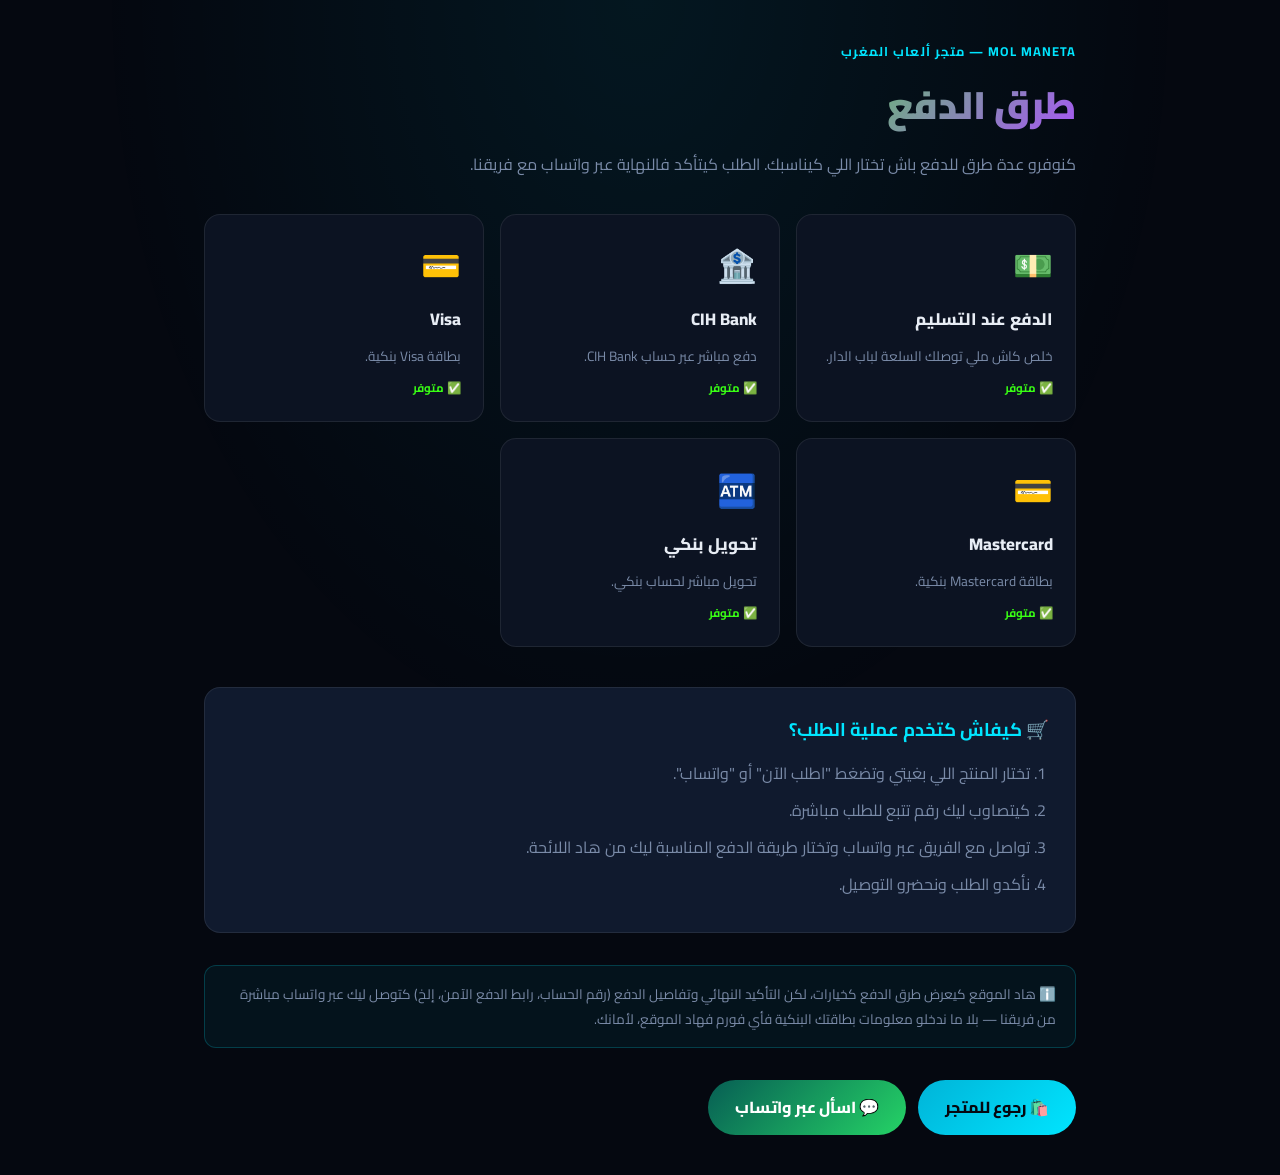
<file: payment.html>
<!DOCTYPE html>
<html lang="ar" dir="rtl">
<head>
<meta charset="UTF-8"/>
<meta name="viewport" content="width=device-width,initial-scale=1.0"/>
<title>طرق الدفع — Mol Maneta</title>
<meta name="description" content="طرق الدفع المتوفرة فـ Mol Maneta: الدفع عند التسليم، CIH Bank، Visa، Mastercard، PayPal، تحويل بنكي."/>
<link rel="icon" href="favicon.svg" type="image/svg+xml"/>
<link rel="preconnect" href="https://fonts.googleapis.com"/>
<link href="https://fonts.googleapis.com/css2?family=Cairo:wght@400;600;700;800;900&family=Orbitron:wght@700;900&display=swap" rel="stylesheet"/>
<style>
:root{--bg:#050810;--surface:#0c1322;--surface2:#101a2e;--text:#e8edf5;--muted:#7a8ba8;--cyan:#00e5ff;--purple:#a855f7;--green:#39ff14;--border:rgba(255,255,255,.08)}
*,::after,::before{box-sizing:border-box;margin:0;padding:0}
body{background:var(--bg);color:var(--text);font-family:'Cairo',sans-serif;line-height:1.8;min-height:100vh}
body::before{content:'';position:fixed;inset:0;z-index:-1;background:radial-gradient(ellipse at 50% 0%,rgba(0,229,255,.07),transparent 60%)}
.container{max-width:920px;margin:0 auto;padding:2.5rem 1.5rem}
.eyebrow{color:var(--cyan);font-weight:700;font-size:.8rem;text-transform:uppercase;letter-spacing:.08em;margin-bottom:.5rem;display:block}
h1{font-size:clamp(1.8rem,5vw,2.4rem);margin-bottom:.6rem;background:linear-gradient(135deg,var(--cyan),var(--green),var(--purple));-webkit-background-clip:text;background-clip:text;-webkit-text-fill-color:transparent;font-weight:900}
.lead{color:var(--muted);max-width:640px;margin-bottom:2.2rem;}
.methods-grid{display:grid;grid-template-columns:repeat(auto-fit,minmax(220px,1fr));gap:1rem;margin-bottom:2.5rem;}
.method-card{background:var(--surface);border:1px solid var(--border);border-radius:16px;padding:1.4rem;display:flex;flex-direction:column;gap:.6rem;transition:transform .25s,border-color .25s;}
.method-card:hover{transform:translateY(-4px);border-color:rgba(0,229,255,.3);}
.method-icon{font-size:2rem;}
.method-name{font-weight:800;font-size:1.05rem;}
.method-desc{color:var(--muted);font-size:.85rem;}
.method-badge{display:inline-flex;align-items:center;gap:.3rem;font-size:.72rem;font-weight:700;color:var(--green);}
.empty{background:var(--surface);border:1px solid var(--border);border-radius:16px;padding:2rem;text-align:center;color:var(--muted);}
.how-card{background:var(--surface2);border:1px solid var(--border);border-radius:16px;padding:1.6rem;margin-bottom:2rem;}
.how-card h2{font-size:1.15rem;margin-bottom:.8rem;color:var(--cyan);}
.how-card ol{padding-right:1.2rem;color:var(--muted);}
.how-card li{margin-bottom:.5rem;}
.note{background:rgba(0,229,255,.05);border:1px solid rgba(0,229,255,.2);border-radius:12px;padding:1rem 1.2rem;font-size:.85rem;color:var(--muted);margin-bottom:2rem;}
.actions{display:flex;gap:.7rem;flex-wrap:wrap;}
.btn{display:inline-flex;align-items:center;gap:.5rem;padding:.8rem 1.7rem;border-radius:999px;font-weight:800;text-decoration:none;transition:transform .2s;}
.btn-primary{background:linear-gradient(135deg,#00b4d8,#00e5ff);color:#050810;}
.btn-wa{background:linear-gradient(135deg,#075e54,#25d366);color:#fff;}
.btn:hover{transform:translateY(-2px);}
@media(max-width:600px){.container{padding:1.5rem 1rem;}}
</style>
</head>
<body>
<div class="container">
  <span class="eyebrow">Mol Maneta — متجر ألعاب المغرب</span>
  <h1>طرق الدفع</h1>
  <p class="lead">كنوفرو عدة طرق للدفع باش تختار اللي كيناسبك. الطلب كيتأكد فالنهاية عبر واتساب مع فريقنا.</p>

  <div class="methods-grid" id="methods-grid"></div>

  <div class="how-card">
    <h2>🛒 كيفاش كتخدم عملية الطلب؟</h2>
    <ol>
      <li>تختار المنتج اللي بغيتي وتضغط "اطلب الآن" أو "واتساب".</li>
      <li>كيتصاوب ليك رقم تتبع للطلب مباشرة.</li>
      <li>تواصل مع الفريق عبر واتساب وتختار طريقة الدفع المناسبة ليك من هاد اللائحة.</li>
      <li>نأكدو الطلب ونحضرو التوصيل.</li>
    </ol>
  </div>

  <div class="note">
    ℹ️ هاد الموقع كيعرض طرق الدفع كخيارات، لكن التأكيد النهائي وتفاصيل الدفع (رقم الحساب، رابط الدفع الآمن، إلخ) كتوصل ليك عبر واتساب مباشرة من فريقنا — بلا ما ندخلو معلومات بطاقتك البنكية فأي فورم فهاد الموقع، لأمانك.
  </div>

  <div class="actions">
    <a class="btn btn-primary" href="index.html">🛍️ رجوع للمتجر</a>
    <a class="btn btn-wa" href="https://wa.me/212660912028?text=سلام، بغيت نعرف كثر على طرق الدفع" target="_blank" rel="noopener noreferrer">💬 اسأل عبر واتساب</a>
  </div>
</div>

<script>
(function(){
  var METHODS = {
    cod:        { icon:'💵', name:'الدفع عند التسليم', desc:'خلص كاش ملي توصلك السلعة لباب الدار.' },
    cih:        { icon:'🏦', name:'CIH Bank',            desc:'دفع مباشر عبر حساب CIH Bank.' },
    visa:       { icon:'💳', name:'Visa',                desc:'بطاقة Visa بنكية.' },
    mastercard: { icon:'💳', name:'Mastercard',          desc:'بطاقة Mastercard بنكية.' },
    paypal:     { icon:'🅿️', name:'PayPal',               desc:'حساب PayPal للدفع الدولي.' },
    transfer:   { icon:'🏧', name:'تحويل بنكي',           desc:'تحويل مباشر لحساب بنكي.' }
  };
  var DEFAULTS = { cod:true, cih:true, visa:true, mastercard:true, paypal:false, transfer:true };

  function esc(s){ return String(s==null?'':s).replace(/[&<>"']/g, function(c){ return {'&':'&amp;','<':'&lt;','>':'&gt;','"':'&quot;',"'":'&#39;'}[c]; }); }

  var cfg = DEFAULTS;
  try {
    var saved = JSON.parse(localStorage.getItem('mm_payment_methods_v1'));
    if (saved && typeof saved === 'object') cfg = saved;
  } catch(e) {}

  var grid = document.getElementById('methods-grid');
  var enabledKeys = Object.keys(METHODS).filter(function(k){ return cfg[k]; });

  if (!enabledKeys.length) {
    grid.innerHTML = '<div class="empty">ماكايناش طرق دفع مفعّلة دابا — تواصل معنا عبر واتساب.</div>';
  } else {
    grid.innerHTML = enabledKeys.map(function(k){
      var m = METHODS[k];
      return '<div class="method-card"><div class="method-icon">'+m.icon+'</div><div class="method-name">'+esc(m.name)+'</div>'
        + '<div class="method-desc">'+esc(m.desc)+'</div><span class="method-badge">✅ متوفر</span></div>';
    }).join('');
  }
})();
</script>
<script>if(!location.protocol.startsWith('file')&&'serviceWorker'in navigator){navigator.serviceWorker.register('sw.js').catch(()=>{});}</script>
</body>
</html>
</file>
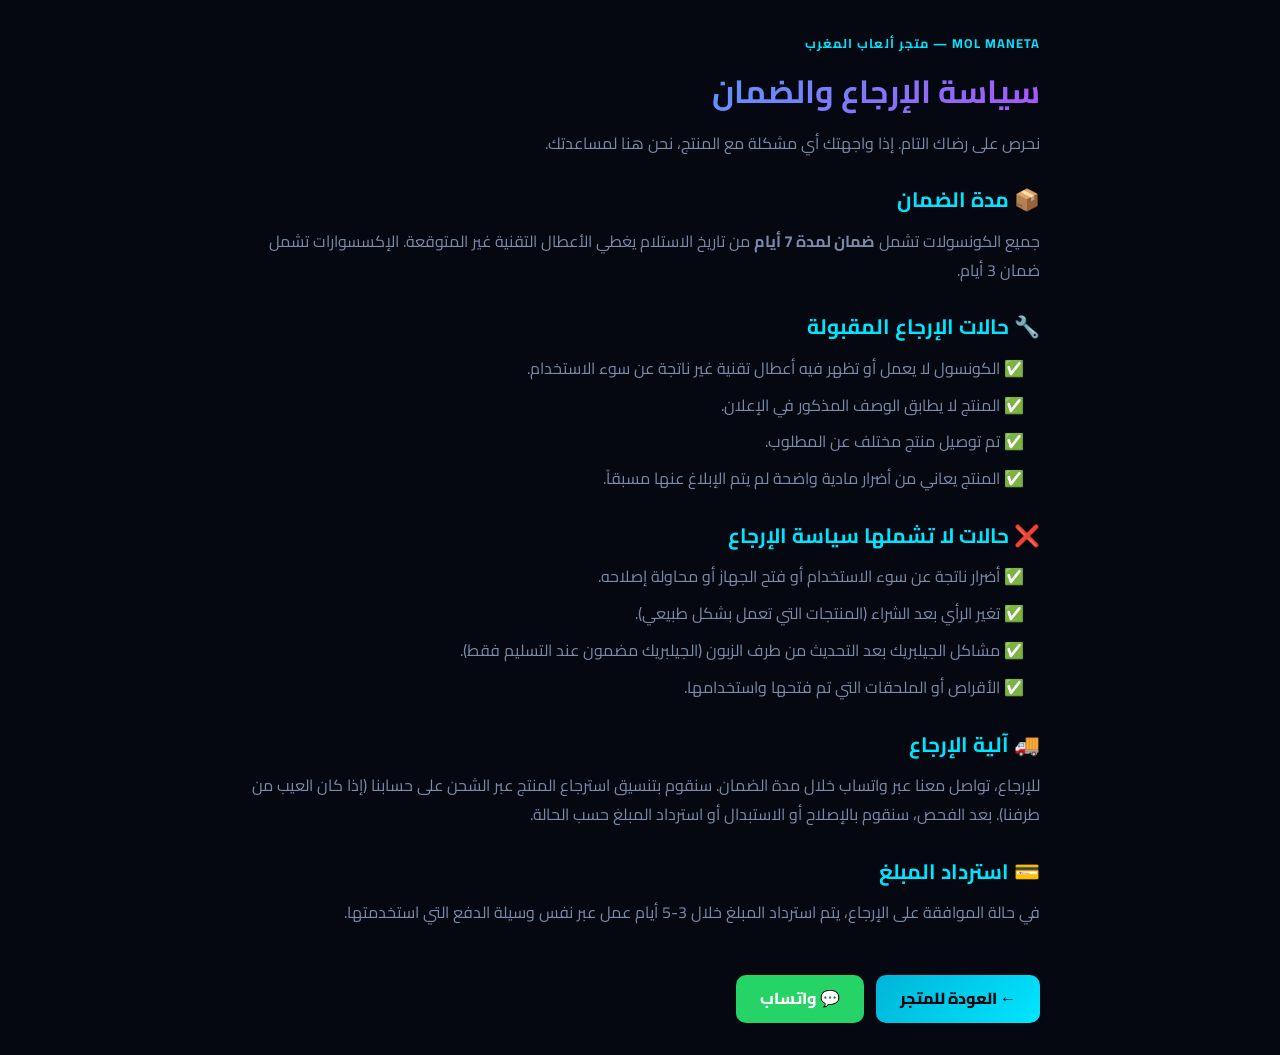
<file: retour.html>
<!DOCTYPE html>
<html lang="ar" dir="rtl">
<head>
<meta charset="UTF-8"/>
<meta name="viewport" content="width=device-width,initial-scale=1.0"/>
<title>سياسة الإرجاع — Mol Maneta</title>
<link rel="icon" href="favicon.svg" type="image/svg+xml"/>
<link rel="preconnect" href="https://fonts.googleapis.com"/>
<link href="https://fonts.googleapis.com/css2?family=Cairo:wght@400;600;700;800;900&family=Orbitron:wght@700;900&display=swap" rel="stylesheet"/>
<style>
:root{--bg:#050810;--surface:#0c1322;--text:#e8edf5;--muted:#7a8ba8;--cyan:#00e5ff;--purple:#a855f7}
*,::after,::before{box-sizing:border-box;margin:0;padding:0}
body{background:var(--bg);color:var(--text);font-family:'Cairo',sans-serif;padding:2rem;line-height:1.8;min-height:100vh}
.container{max-width:800px;margin:0 auto}
h1{font-size:2rem;margin-bottom:.5rem;background:linear-gradient(135deg,var(--cyan),var(--purple));-webkit-background-clip:text;background-clip:text;-webkit-text-fill-color:transparent}
.eyebrow{color:var(--cyan);font-weight:700;font-size:.8rem;text-transform:uppercase;letter-spacing:.08em;margin-bottom:.5rem;display:block}
.back{display:inline-block;margin-top:2rem;padding:.6rem 1.5rem;border-radius:10px;background:linear-gradient(135deg,#00b4d8,#00e5ff);color:#050810;font-weight:800;text-decoration:none;transition:transform .2s}
.back:hover{transform:translateY(-2px)}
h2{font-size:1.3rem;margin:1.5rem 0 .5rem;color:var(--cyan)}
p{color:var(--muted);margin-bottom:1rem}
ul{list-style:none;padding-right:1rem}
li{margin-bottom:.5rem;color:var(--muted)}
li::before{content:"✅ ";color:var(--cyan)}
@media(max-width:600px){body{padding:1rem}}
</style>
</head>
<body>
<div class="container">
  <span class="eyebrow">Mol Maneta — متجر ألعاب المغرب</span>
  <h1>سياسة الإرجاع والضمان</h1>
  <p>نحرص على رضاك التام. إذا واجهتك أي مشكلة مع المنتج، نحن هنا لمساعدتك.</p>
  <h2>📦 مدة الضمان</h2>
  <p>جميع الكونسولات تشمل <strong>ضمان لمدة 7 أيام</strong> من تاريخ الاستلام يغطي الأعطال التقنية غير المتوقعة. الإكسسوارات تشمل ضمان 3 أيام.</p>
  <h2>🔧 حالات الإرجاع المقبولة</h2>
  <ul>
    <li>الكونسول لا يعمل أو تظهر فيه أعطال تقنية غير ناتجة عن سوء الاستخدام.</li>
    <li>المنتج لا يطابق الوصف المذكور في الإعلان.</li>
    <li>تم توصيل منتج مختلف عن المطلوب.</li>
    <li>المنتج يعاني من أضرار مادية واضحة لم يتم الإبلاغ عنها مسبقاً.</li>
  </ul>
  <h2>❌ حالات لا تشملها سياسة الإرجاع</h2>
  <ul>
    <li>أضرار ناتجة عن سوء الاستخدام أو فتح الجهاز أو محاولة إصلاحه.</li>
    <li>تغير الرأي بعد الشراء (المنتجات التي تعمل بشكل طبيعي).</li>
    <li>مشاكل الجيلبريك بعد التحديث من طرف الزبون (الجيلبريك مضمون عند التسليم فقط).</li>
    <li>الأقراص أو الملحقات التي تم فتحها واستخدامها.</li>
  </ul>
  <h2>🚚 آلية الإرجاع</h2>
  <p>للإرجاع، تواصل معنا عبر واتساب خلال مدة الضمان. سنقوم بتنسيق استرجاع المنتج عبر الشحن على حسابنا (إذا كان العيب من طرفنا). بعد الفحص، سنقوم بالإصلاح أو الاستبدال أو استرداد المبلغ حسب الحالة.</p>
  <h2>💳 استرداد المبلغ</h2>
  <p>في حالة الموافقة على الإرجاع، يتم استرداد المبلغ خلال 3-5 أيام عمل عبر نفس وسيلة الدفع التي استخدمتها.</p>
  <a class="back" href="index.html">← العودة للمتجر</a>
  <a class="back" href="https://wa.me/212660912028" style="background:#25d366;color:#fff;margin-right:.5rem;">💬 واتساب</a>
</div>
</body>
</html>
</file>
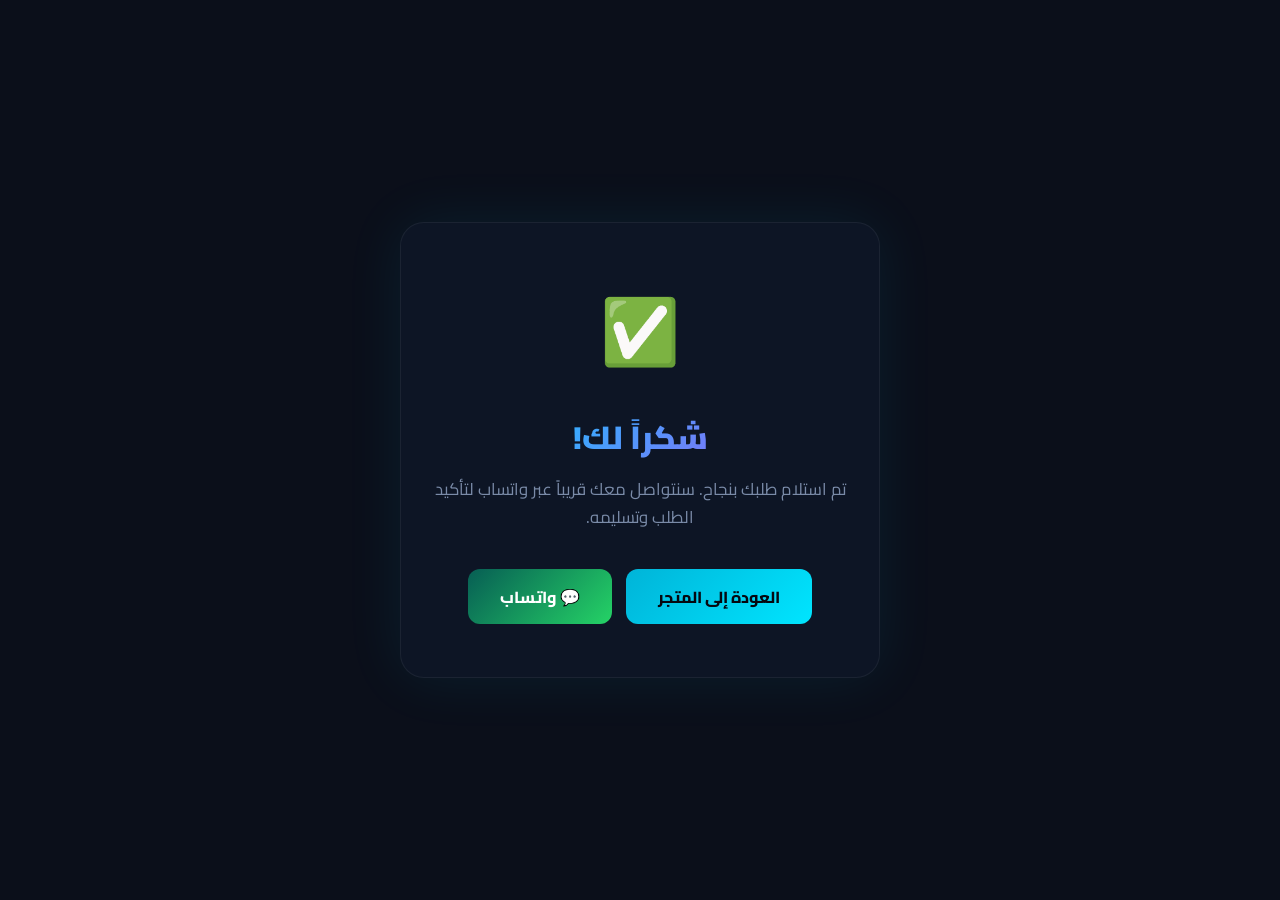
<file: thankyou.html>
<!DOCTYPE html>
<html lang="ar" dir="rtl">
<head>
<meta charset="UTF-8">
<meta name="viewport" content="width=device-width,initial-scale=1">
<title>شكراً لك — Mol Maneta</title>
<link rel="icon" href="favicon.svg" type="image/svg+xml"/>
<link rel="preconnect" href="https://fonts.googleapis.com"/>
<link href="https://fonts.googleapis.com/css2?family=Cairo:wght@400;600;700;800;900&family=Orbitron:wght@700;900&display=swap" rel="stylesheet"/>
<style>
*,::after,::before{box-sizing:border-box;margin:0;padding:0}
:root{--bg:#0b0f1a;--surface:#0d1525;--text:#e8edf5;--muted:#7a8ba8;--cyan:#00d4ff;--purple:#a855f7}
body{background:var(--bg);color:var(--text);font-family:'Cairo',sans-serif;display:flex;align-items:center;justify-content:center;min-height:100vh;padding:2rem;text-align:center}
.card{background:var(--surface);border:1px solid rgba(255,255,255,.06);border-radius:24px;padding:3rem 2rem;max-width:480px;width:100%;box-shadow:0 0 60px rgba(0,212,255,.08)}
.icon{font-size:4rem;margin-bottom:1rem}
h1{font-size:2rem;font-weight:900;margin-bottom:.5rem;background:linear-gradient(135deg,var(--cyan),var(--purple));-webkit-background-clip:text;background-clip:text;-webkit-text-fill-color:transparent}
p{color:var(--muted);line-height:1.7;margin-bottom:2rem;font-size:1.05rem}
.btn{display:inline-block;padding:.8rem 2rem;border-radius:12px;background:linear-gradient(135deg,#00b4d8,#00e5ff);color:#050810;font-weight:800;text-decoration:none;font-family:'Cairo',sans-serif;transition:transform .2s,box-shadow .2s;margin:.3rem}
.btn:hover{transform:translateY(-2px);box-shadow:0 4px 20px rgba(0,229,255,.3)}
</style>
</head>
<body>
<div class="card">
  <div class="icon">✅</div>
  <h1>شكراً لك!</h1>
  <p>تم استلام طلبك بنجاح. سنتواصل معك قريباً عبر واتساب لتأكيد الطلب وتسليمه.</p>
  <a class="btn" href="index.html">العودة إلى المتجر</a>
  <a class="btn" href="https://wa.me/212660912028" style="background:linear-gradient(135deg,#075e54,#25d366);color:#fff;">💬 واتساب</a>
</div>
</body>
</html>
</file>
